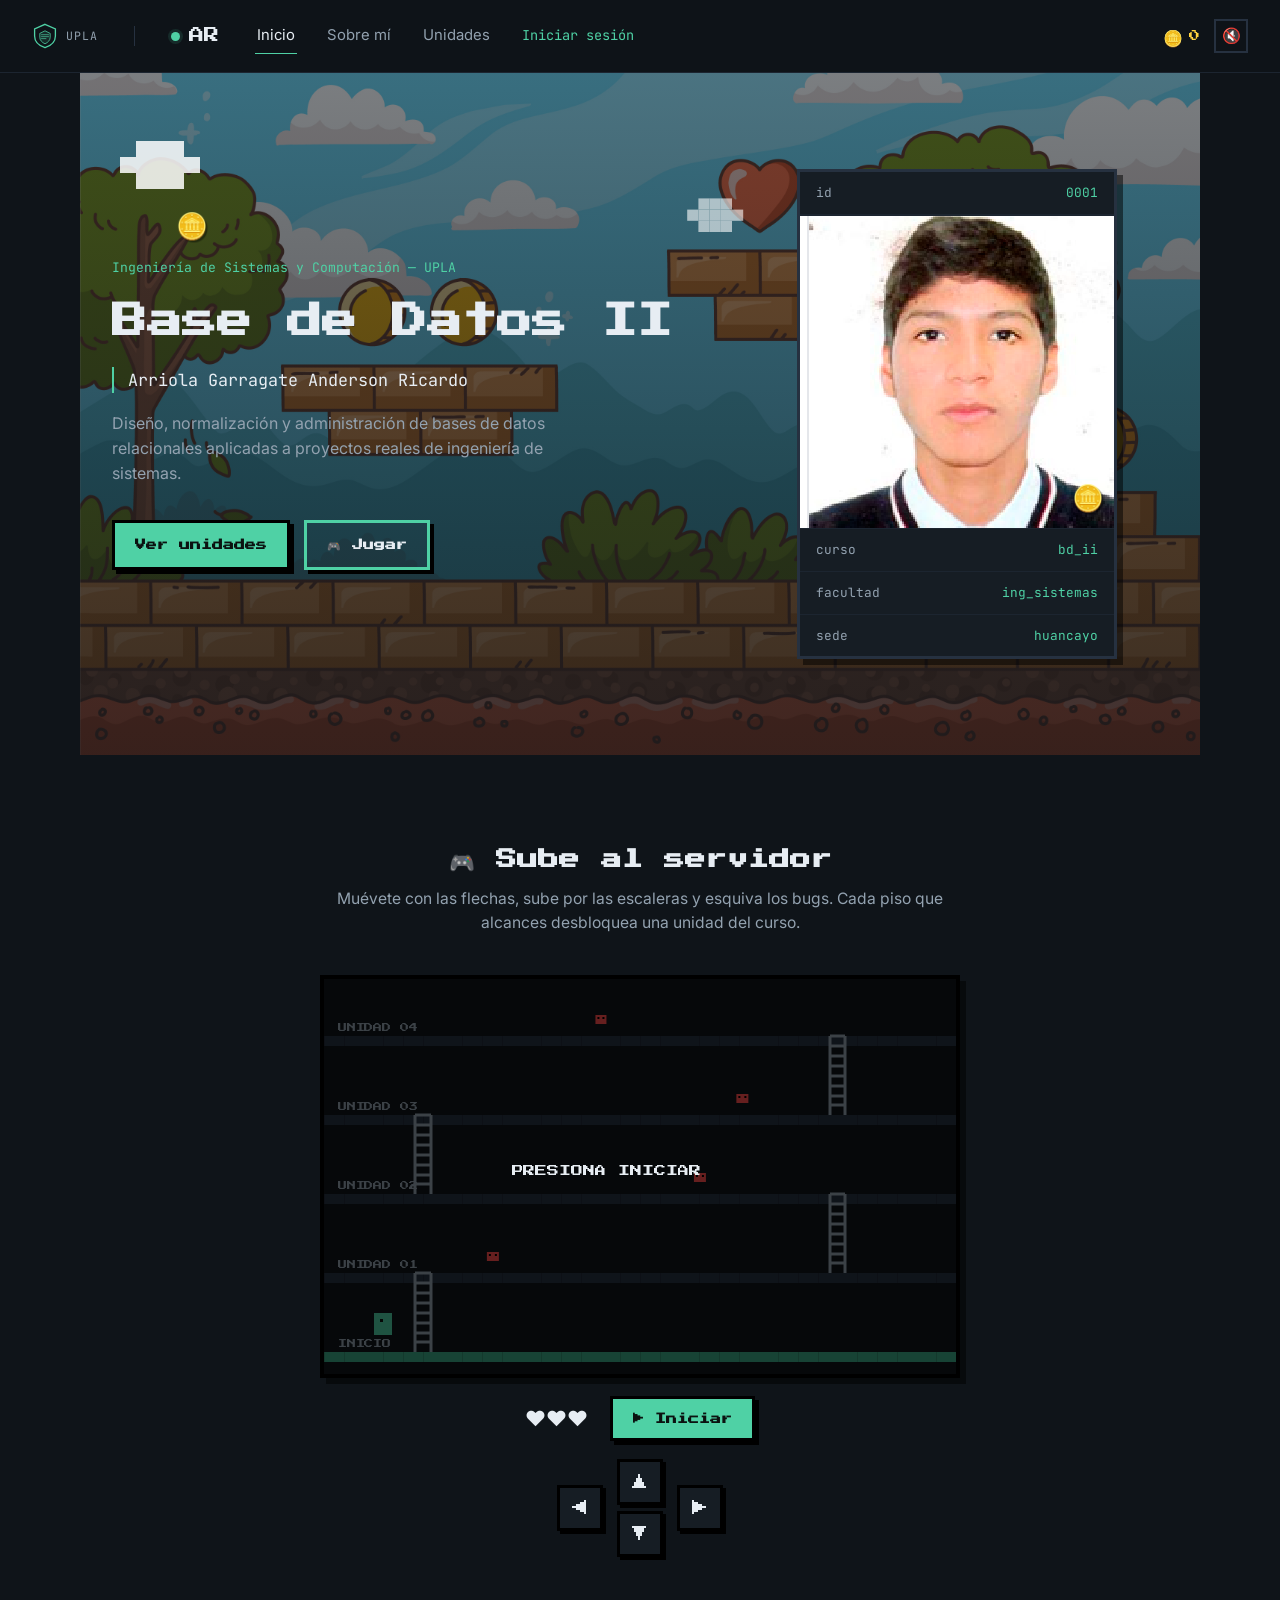
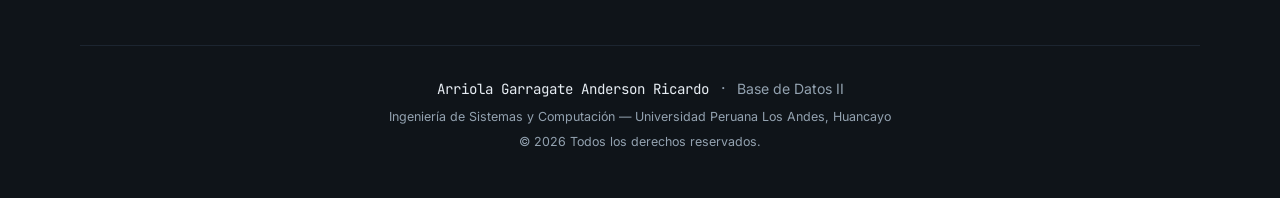
<file: index.html>
<!DOCTYPE html>
<html lang="es">
<head>
<meta charset="UTF-8">
<meta name="viewport" content="width=device-width, initial-scale=1.0">
<title>Base de Datos II · Arriola Garragate Anderson Ricardo</title>
<meta name="description" content="Espacio del curso Base de Datos II — Ingeniería de Sistemas, UPLA.">
<link rel="preconnect" href="https://fonts.googleapis.com">
<link rel="preconnect" href="https://fonts.gstatic.com" crossorigin>
<link href="https://fonts.googleapis.com/css2?family=Sora:wght@400;600;700;800&family=Inter:wght@400;500;600&family=JetBrains+Mono:wght@400;500;600&family=Press+Start+2P&display=swap" rel="stylesheet">
<link rel="icon" href="data:image/svg+xml,<svg xmlns=%22http://www.w3.org/2000/svg%22 viewBox=%220 0 100 100%22><text y=%22.9em%22 font-size=%2290%22>🎮</text></svg>">
<link rel="stylesheet" href="style.css">
</head>
<body>

<header class="topbar">
  <div class="brand-cluster">
    <a href="index.html" class="brand-logo" aria-label="Ir al inicio">
      <svg class="uni-logo" viewBox="0 0 40 40" xmlns="http://www.w3.org/2000/svg" aria-hidden="true">
        <path d="M20 2 L36 9 V20 C36 29 29 35 20 38 C11 35 4 29 4 20 V9 Z" fill="none" stroke="currentColor" stroke-width="2"/>
        <path d="M20 12 L28 16 V22 C28 26.5 24.5 30 20 32 C15.5 30 12 26.5 12 22 V16 Z" fill="var(--accent-soft)" stroke="currentColor" stroke-width="1.2"/>
        <line x1="14" y1="18" x2="26" y2="18" stroke="currentColor" stroke-width="1"/>
        <line x1="14" y1="21" x2="26" y2="21" stroke="currentColor" stroke-width="1"/>
        <line x1="14" y1="24" x2="22" y2="24" stroke="currentColor" stroke-width="1"/>
      </svg>
      <span class="brand-logo__text">UPLA</span>
    </a>
    <span class="brand-divider" aria-hidden="true"></span>
    <a href="index.html" class="brand-mark" aria-label="Base de Datos II">
      <span class="brand-mark__dot"></span>
      <span class="brand-mark__code">AR</span>
    </a>
    <nav class="menu" aria-label="Navegación principal">
      <a href="index.html" class="menu__link is-active" data-text="Inicio">Inicio</a>
      <a href="sobreMi.html" class="menu__link" data-text="Sobre mí">Sobre mí</a>
      <a href="unidades.html" class="menu__link" data-text="Unidades">Unidades</a>
      <a href="login.html" class="menu__link menu__link--auth" data-text="Iniciar sesión">Iniciar sesión</a>
    </nav>
  </div>
  <div class="topbar__actions">
    <div class="hud">
      <span class="hud__coins"><span class="hud__coin-icon">🪙</span><span id="score">0</span></span>
      <button class="music-toggle" id="musicToggle" aria-pressed="false" aria-label="Activar música">🔇</button>
    </div>
    <button class="menu-toggle" id="menuToggle" aria-expanded="false" aria-controls="menu" aria-label="Abrir menú">
      <span></span><span></span><span></span>
    </button>
  </div>
</header>

<main>

  <!-- ===== INICIO ===== -->
  <section id="inicio" class="hero">
    <div class="game-bg" aria-hidden="true">
      <span class="game-bg__mountains"></span>
      <span class="game-bg__hills"></span>
      <span class="game-bg__ground"></span>
    </div>
    <div class="hero__grid-lines" aria-hidden="true"></div>
    <div class="pixel-cloud pixel-cloud--1" aria-hidden="true"></div>
    <div class="pixel-cloud pixel-cloud--2" aria-hidden="true"></div>
    <button class="coin" style="top:20%; left:8%;" aria-label="Moneda">🪙</button>
    <button class="coin" style="top:60%; left:88%;" aria-label="Moneda">🪙</button>
    <div class="hero__content">
      <div class="hero__text">
        <p class="hero__eyebrow">Ingeniería de Sistemas y Computación — UPLA</p>
        <h1 class="hero__title">Base de Datos&nbsp;II</h1>
        <p class="hero__name">Arriola Garragate Anderson Ricardo</p>
        <p class="hero__desc">Diseño, normalización y administración de bases de datos relacionales aplicadas a proyectos reales de ingeniería de sistemas.</p>
        <div class="hero__actions">
          <a href="unidades.html" class="btn btn--primary">Ver unidades</a>
          <a href="#juego" class="btn btn--ghost">🎮 Jugar</a>
        </div>
      </div>
      <div class="hero__card" aria-hidden="false">
        <div class="record">
          <div class="record__row">
            <span class="record__key">id</span>
            <span class="record__val">0001</span>
          </div>
          <div class="record__photo-frame">
            <img id="profile-photo" src="assets/foto.png" alt="Foto de Arriola Garragate Anderson Ricardo" onerror="this.onerror=null; this.replaceWith(document.getElementById('photo-fallback').content.cloneNode(true));">
            <template id="photo-fallback">
              <div class="record__initials">AR</div>
            </template>
          </div>
          <div class="record__row">
            <span class="record__key">curso</span>
            <span class="record__val">bd_ii</span>
          </div>
          <div class="record__row">
            <span class="record__key">facultad</span>
            <span class="record__val">ing_sistemas</span>
          </div>
          <div class="record__row record__row--last">
            <span class="record__key">sede</span>
            <span class="record__val">huancayo</span>
          </div>
        </div>
      </div>
    </div>
  </section>

  <!-- ===== MINIJUEGO: sube y desbloquea unidades ===== -->
  <section id="juego" class="game-section">
    <div class="section-head" style="margin-left:auto; margin-right:auto; text-align:center;">
      <h2 class="section-title">🎮 Sube al servidor</h2>
      <p class="section-sub">Muévete con las flechas, sube por las escaleras y esquiva los bugs. Cada piso que alcances desbloquea una unidad del curso.</p>
    </div>
    <div class="game-wrap">
      <canvas id="gameCanvas" width="640" height="400"></canvas>
      <div class="game-hud">
        <span id="gameLives">❤️❤️❤️</span>
        <button id="gameStart" class="btn btn--primary">▶ Iniciar</button>
      </div>
      <div class="game-controls">
        <button class="game-btn" data-game-key="ArrowLeft" aria-label="Izquierda">◀</button>
        <div class="game-controls__vertical">
          <button class="game-btn" data-game-key="ArrowUp" aria-label="Subir">▲</button>
          <button class="game-btn" data-game-key="ArrowDown" aria-label="Bajar">▼</button>
        </div>
        <button class="game-btn" data-game-key="ArrowRight" aria-label="Derecha">▶</button>
      </div>
    </div>
  </section>

</main>

<footer class="footer">
  <div class="footer__row">
    <span class="footer__name">Arriola Garragate Anderson Ricardo</span>
    <span class="footer__sep">·</span>
    <span class="footer__course">Base de Datos II</span>
  </div>
  <div class="footer__row footer__row--muted">
    <span>Ingeniería de Sistemas y Computación — Universidad Peruana Los Andes, Huancayo</span>
  </div>
  <div class="footer__row footer__row--muted">
    <span>&copy; <span id="year"></span> Todos los derechos reservados.</span>
  </div>
</footer>

<script src="script.js"></script>
<script src="game.js"></script>
</body>
</html>
</file>
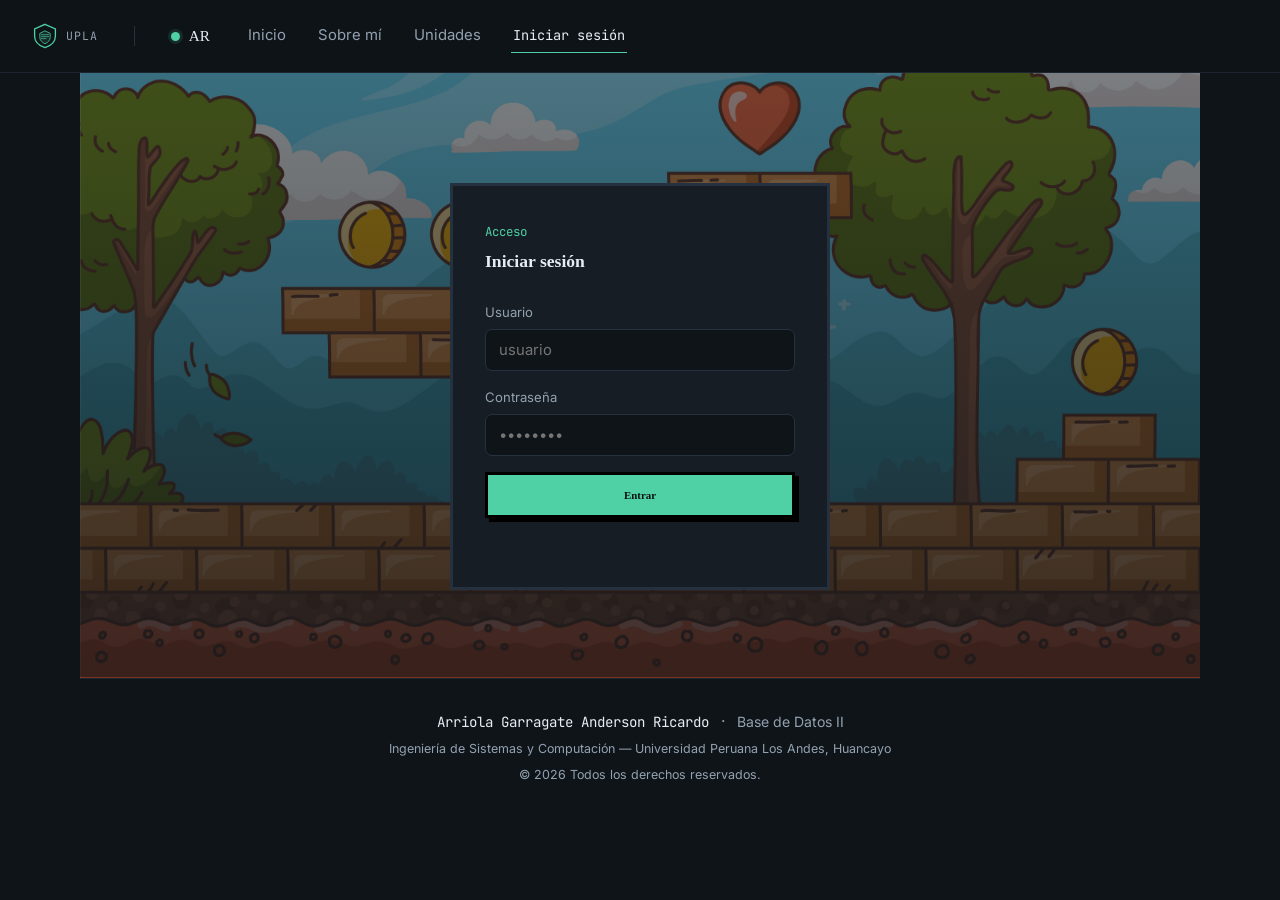
<file: Login.html>
<!DOCTYPE html>
<html lang="es">
<head>
<meta charset="UTF-8">
<meta name="viewport" content="width=device-width, initial-scale=1.0">
<title>Iniciar sesión · Base de Datos II</title>
<link rel="preconnect" href="https://fonts.googleapis.com">
<link rel="preconnect" href="https://fonts.gstatic.com" crossorigin>
<link href="https://fonts.googleapis.com/css2?family=Sora:wght@400;600;700;800&family=Inter:wght@400;500;600&family=JetBrains+Mono:wght@400;500;600&display=swap" rel="stylesheet">
<link rel="stylesheet" href="style.css">
</head>
<body>

<header class="topbar">
  <div class="brand-cluster">
    <a href="index.html" class="brand-logo" aria-label="Ir al inicio">
      <svg class="uni-logo" viewBox="0 0 40 40" xmlns="http://www.w3.org/2000/svg" aria-hidden="true">
        <path d="M20 2 L36 9 V20 C36 29 29 35 20 38 C11 35 4 29 4 20 V9 Z" fill="none" stroke="currentColor" stroke-width="2"/>
        <path d="M20 12 L28 16 V22 C28 26.5 24.5 30 20 32 C15.5 30 12 26.5 12 22 V16 Z" fill="var(--accent-soft)" stroke="currentColor" stroke-width="1.2"/>
        <line x1="14" y1="18" x2="26" y2="18" stroke="currentColor" stroke-width="1"/>
        <line x1="14" y1="21" x2="26" y2="21" stroke="currentColor" stroke-width="1"/>
        <line x1="14" y1="24" x2="22" y2="24" stroke="currentColor" stroke-width="1"/>
      </svg>
      <span class="brand-logo__text">UPLA</span>
    </a>
    <span class="brand-divider" aria-hidden="true"></span>
    <a href="index.html" class="brand-mark" aria-label="Base de Datos II">
      <span class="brand-mark__dot"></span>
      <span class="brand-mark__code">AR</span>
    </a>
    <nav class="menu" aria-label="Navegación principal">
      <a href="index.html" class="menu__link">Inicio</a>
      <a href="sobreMi.html" class="menu__link">Sobre mí</a>
      <a href="unidades.html" class="menu__link">Unidades</a>
      <a href="login.html" class="menu__link menu__link--auth is-active">Iniciar sesión</a>
    </nav>
  </div>
  <button class="menu-toggle" id="menuToggle" aria-expanded="false" aria-controls="menu" aria-label="Abrir menú">
    <span></span><span></span><span></span>
  </button>
</header>

<main>
  <section class="login login--standalone">
    <div class="login__panel">
      <p class="login__eyebrow">Acceso</p>
      <h2 class="login__title">Iniciar sesión</h2>
      <form class="login__form" id="loginForm">
        <label class="field">
          <span class="field__label">Usuario</span>
          <input class="field__input" type="text" name="usuario" placeholder="usuario" autocomplete="username" required>
        </label>
        <label class="field">
          <span class="field__label">Contraseña</span>
          <input class="field__input" type="password" name="clave" placeholder="••••••••" autocomplete="current-password" required>
        </label>
        <button type="submit" class="btn btn--primary btn--block">Entrar</button>
        <p class="login__note" id="loginNote" role="status"></p>
      </form>
    </div>
  </section>
</main>

<footer class="footer">
  <div class="footer__row">
    <span class="footer__name">Arriola Garragate Anderson Ricardo</span>
    <span class="footer__sep">·</span>
    <span class="footer__course">Base de Datos II</span>
  </div>
  <div class="footer__row footer__row--muted">
    <span>Ingeniería de Sistemas y Computación — Universidad Peruana Los Andes, Huancayo</span>
  </div>
  <div class="footer__row footer__row--muted">
    <span>&copy; <span id="year"></span> Todos los derechos reservados.</span>
  </div>
</footer>

<script src="script.js"></script>
</body>
</html>
</file>
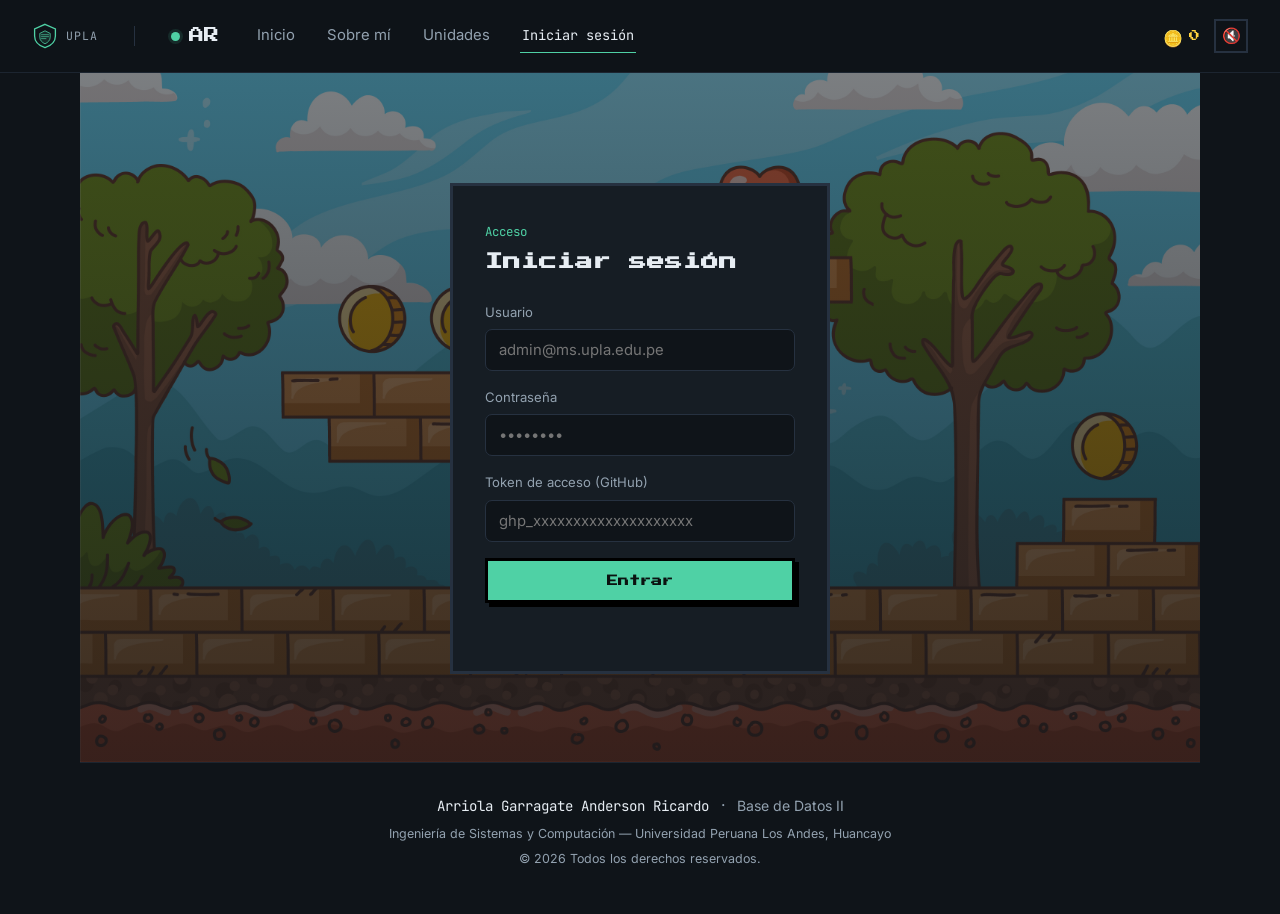
<file: login.html>
<!DOCTYPE html>
<html lang="es">
<head>
<meta charset="UTF-8">
<meta name="viewport" content="width=device-width, initial-scale=1.0">
<title>Iniciar sesión · Base de Datos II</title>
<link rel="preconnect" href="https://fonts.googleapis.com">
<link rel="preconnect" href="https://fonts.gstatic.com" crossorigin>
<link href="https://fonts.googleapis.com/css2?family=Sora:wght@400;600;700;800&family=Inter:wght@400;500;600&family=JetBrains+Mono:wght@400;500;600&family=Press+Start+2P&display=swap" rel="stylesheet">
<link rel="icon" href="data:image/svg+xml,<svg xmlns=%22http://www.w3.org/2000/svg%22 viewBox=%220 0 100 100%22><text y=%22.9em%22 font-size=%2290%22>🎮</text></svg>">
<link rel="stylesheet" href="style.css">
</head>
<body>

<header class="topbar">
  <div class="brand-cluster">
    <a href="index.html" class="brand-logo" aria-label="Ir al inicio">
      <svg class="uni-logo" viewBox="0 0 40 40" xmlns="http://www.w3.org/2000/svg" aria-hidden="true">
        <path d="M20 2 L36 9 V20 C36 29 29 35 20 38 C11 35 4 29 4 20 V9 Z" fill="none" stroke="currentColor" stroke-width="2"/>
        <path d="M20 12 L28 16 V22 C28 26.5 24.5 30 20 32 C15.5 30 12 26.5 12 22 V16 Z" fill="var(--accent-soft)" stroke="currentColor" stroke-width="1.2"/>
        <line x1="14" y1="18" x2="26" y2="18" stroke="currentColor" stroke-width="1"/>
        <line x1="14" y1="21" x2="26" y2="21" stroke="currentColor" stroke-width="1"/>
        <line x1="14" y1="24" x2="22" y2="24" stroke="currentColor" stroke-width="1"/>
      </svg>
      <span class="brand-logo__text">UPLA</span>
    </a>
    <span class="brand-divider" aria-hidden="true"></span>
    <a href="index.html" class="brand-mark" aria-label="Base de Datos II">
      <span class="brand-mark__dot"></span>
      <span class="brand-mark__code">AR</span>
    </a>
    <nav class="menu" aria-label="Navegación principal">
      <a href="index.html" class="menu__link" data-text="Inicio">Inicio</a>
      <a href="sobreMi.html" class="menu__link" data-text="Sobre mí">Sobre mí</a>
      <a href="unidades.html" class="menu__link" data-text="Unidades">Unidades</a>
      <a href="login.html" class="menu__link menu__link--auth is-active" data-text="Iniciar sesión">Iniciar sesión</a>
    </nav>
  </div>
  <div class="topbar__actions">
    <div class="hud">
      <span class="hud__coins"><span class="hud__coin-icon">🪙</span><span id="score">0</span></span>
      <button class="music-toggle" id="musicToggle" aria-pressed="false" aria-label="Activar música">🔇</button>
    </div>
    <button class="menu-toggle" id="menuToggle" aria-expanded="false" aria-controls="menu" aria-label="Abrir menú">
      <span></span><span></span><span></span>
    </button>
  </div>
</header>

<main>
  <section class="login login--standalone" style="position:relative; overflow:hidden;">
    <div class="game-bg" aria-hidden="true">
      <span class="game-bg__mountains"></span>
      <span class="game-bg__hills"></span>
      <span class="game-bg__ground"></span>
    </div>
    <div class="login__panel">
      <p class="login__eyebrow">Acceso</p>
      <h2 class="login__title">Iniciar sesión</h2>
      <form class="login__form" id="loginForm">
        <label class="field">
          <span class="field__label">Usuario</span>
          <input class="field__input" type="email" name="usuario" placeholder="admin@ms.upla.edu.pe" autocomplete="username" required>
        </label>
        <label class="field">
          <span class="field__label">Contraseña</span>
          <input class="field__input" type="password" name="password" placeholder="••••••••" autocomplete="current-password" required>
        </label>
        <label class="field">
          <span class="field__label">Token de acceso (GitHub)</span>
          <input class="field__input" type="password" name="token" placeholder="ghp_xxxxxxxxxxxxxxxxxxxx" autocomplete="off" required>
        </label>
        <button type="submit" class="btn btn--primary btn--block">Entrar</button>
        <p class="login__note" id="loginNote" role="status"></p>
      </form>
    </div>
  </section>
</main>

<footer class="footer">
  <div class="footer__row">
    <span class="footer__name">Arriola Garragate Anderson Ricardo</span>
    <span class="footer__sep">·</span>
    <span class="footer__course">Base de Datos II</span>
  </div>
  <div class="footer__row footer__row--muted">
    <span>Ingeniería de Sistemas y Computación — Universidad Peruana Los Andes, Huancayo</span>
  </div>
  <div class="footer__row footer__row--muted">
    <span>&copy; <span id="year"></span> Todos los derechos reservados.</span>
  </div>
</footer>

<script src="script.js"></script>
<script src="github-upload.js"></script>
<script>
  // ⚠️ Credenciales de acceso al panel de administrador.
  // Esto es una validación en el navegador (visible en el código fuente),
  // no una autenticación real de servidor. Sirve para un portafolio
  // académico, pero cualquiera que revise el archivo login.html puede
  // ver estos valores.
  const ADMIN_USER = 'admin@ms.upla.edu.pe';
  const ADMIN_PASS = '920424434';

  const ghLoginForm = document.getElementById('loginForm');
  const ghLoginNote = document.getElementById('loginNote');

  ghLoginForm.addEventListener('submit', async (e) => {
    e.preventDefault();
    const usuario = ghLoginForm.usuario.value.trim();
    const password = ghLoginForm.password.value;
    const token = ghLoginForm.token.value.trim();

    if (usuario !== ADMIN_USER || password !== ADMIN_PASS) {
      ghLoginNote.textContent = 'Usuario o contraseña incorrectos.';
      return;
    }

    ghLoginNote.textContent = 'Verificando token de GitHub...';
    const ok = await window.ghMaterials.ghVerifyToken(token);
    if (ok) {
      window.ghMaterials.ghSetToken(token);
      ghLoginNote.textContent = '¡Listo! Redirigiendo a Unidades...';
      window.location.href = 'unidades.html';
    } else {
      ghLoginNote.textContent = 'Token de GitHub inválido, expirado o sin permisos sobre el repositorio.';
    }
  });
</script>
</body>
</html>
</file>
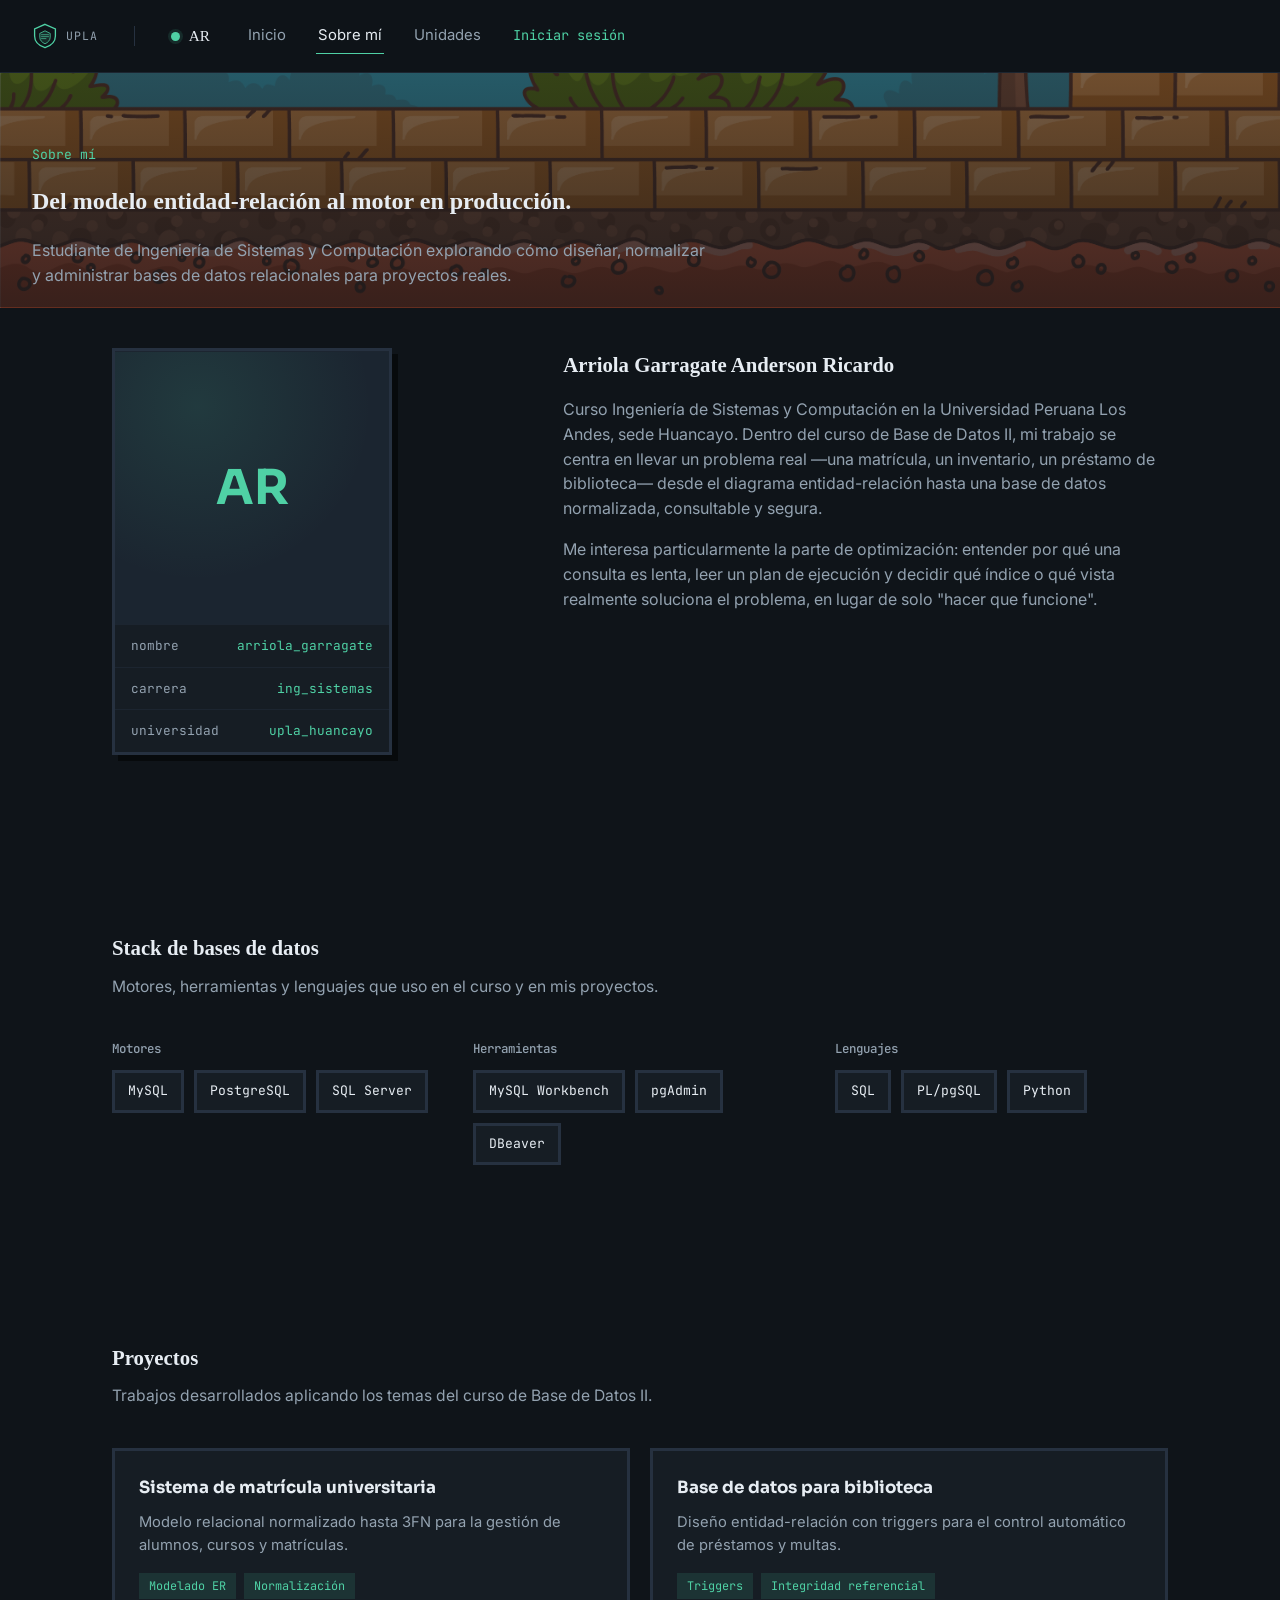
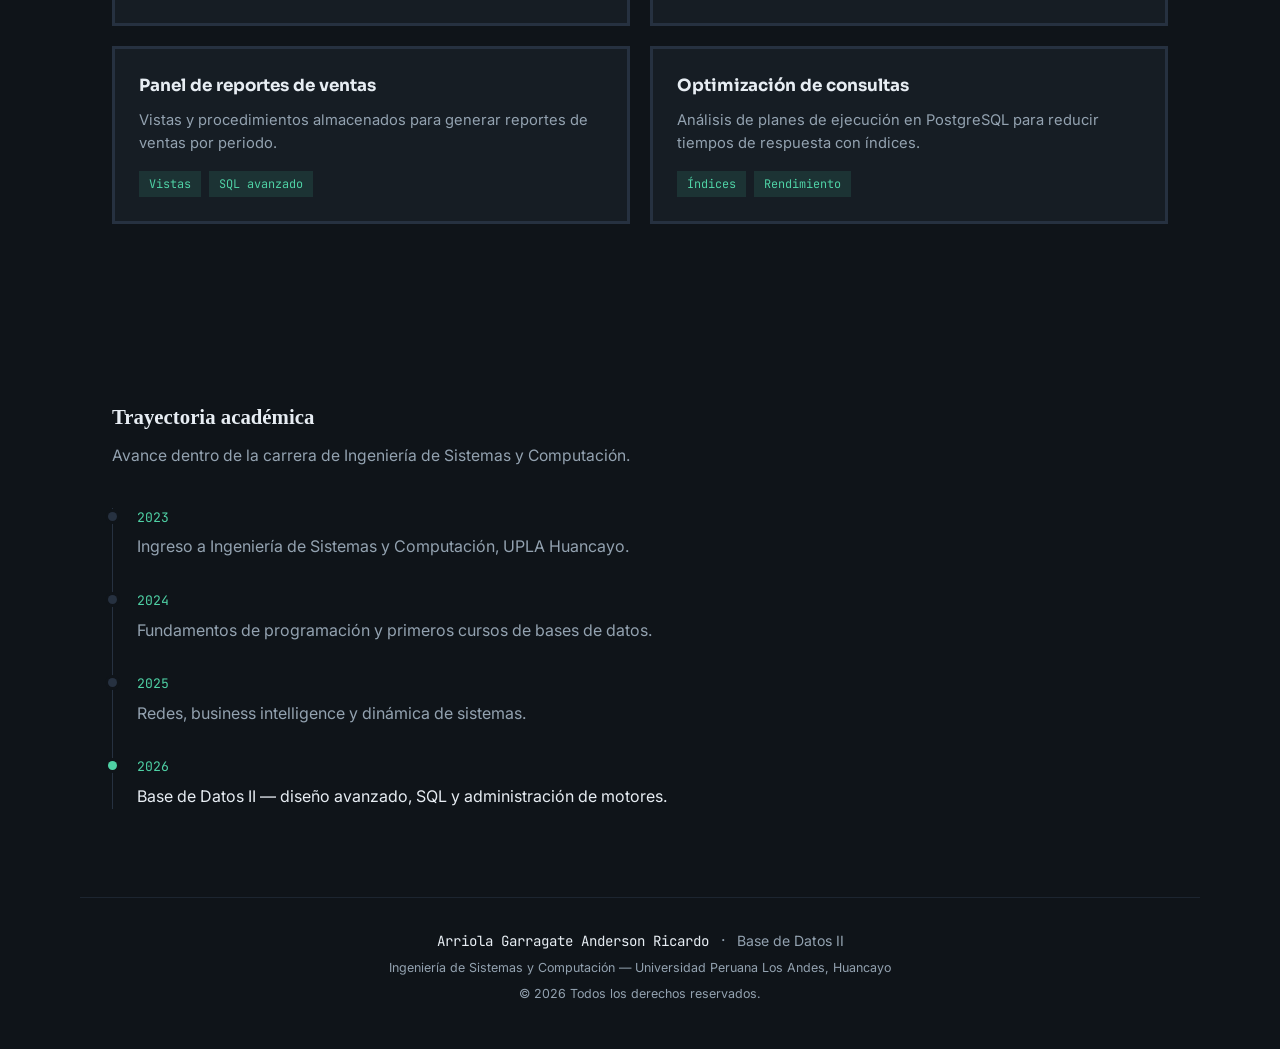
<file: SobreMi.html>
<!DOCTYPE html>
<html lang="es">
<head>
<meta charset="UTF-8">
<meta name="viewport" content="width=device-width, initial-scale=1.0">
<title>Sobre mí · Base de Datos II</title>
<link rel="preconnect" href="https://fonts.googleapis.com">
<link rel="preconnect" href="https://fonts.gstatic.com" crossorigin>
<link href="https://fonts.googleapis.com/css2?family=Sora:wght@400;600;700;800&family=Inter:wght@400;500;600&family=JetBrains+Mono:wght@400;500;600&display=swap" rel="stylesheet">
<link rel="stylesheet" href="style.css">
</head>
<body>

<header class="topbar">
  <div class="brand-cluster">
    <a href="index.html" class="brand-logo" aria-label="Ir al inicio">
      <svg class="uni-logo" viewBox="0 0 40 40" xmlns="http://www.w3.org/2000/svg" aria-hidden="true">
        <path d="M20 2 L36 9 V20 C36 29 29 35 20 38 C11 35 4 29 4 20 V9 Z" fill="none" stroke="currentColor" stroke-width="2"/>
        <path d="M20 12 L28 16 V22 C28 26.5 24.5 30 20 32 C15.5 30 12 26.5 12 22 V16 Z" fill="var(--accent-soft)" stroke="currentColor" stroke-width="1.2"/>
        <line x1="14" y1="18" x2="26" y2="18" stroke="currentColor" stroke-width="1"/>
        <line x1="14" y1="21" x2="26" y2="21" stroke="currentColor" stroke-width="1"/>
        <line x1="14" y1="24" x2="22" y2="24" stroke="currentColor" stroke-width="1"/>
      </svg>
      <span class="brand-logo__text">UPLA</span>
    </a>
    <span class="brand-divider" aria-hidden="true"></span>
    <a href="index.html" class="brand-mark" aria-label="Base de Datos II">
      <span class="brand-mark__dot"></span>
      <span class="brand-mark__code">AR</span>
    </a>
    <nav class="menu" aria-label="Navegación principal">
      <a href="index.html" class="menu__link">Inicio</a>
      <a href="sobreMi.html" class="menu__link is-active">Sobre mí</a>
      <a href="unidades.html" class="menu__link">Unidades</a>
      <a href="login.html" class="menu__link menu__link--auth">Iniciar sesión</a>
    </nav>
  </div>
  <button class="menu-toggle" id="menuToggle" aria-expanded="false" aria-controls="menu" aria-label="Abrir menú">
    <span></span><span></span><span></span>
  </button>
</header>

<main>

  <!-- ===== CABECERA ===== -->
  <section class="page-head">
    <p class="page-head__eyebrow">Sobre mí</p>
    <h1 class="page-head__title">Del modelo entidad-relación al motor en producción.</h1>
    <p class="page-head__desc">Estudiante de Ingeniería de Sistemas y Computación explorando cómo diseñar, normalizar y administrar bases de datos relacionales para proyectos reales.</p>
  </section>

  <!-- ===== PERFIL ===== -->
  <section class="profile">
    <div class="profile__card">
      <div class="record record--compact">
        <div class="record__photo-frame">
          <img id="profile-photo" src="assets/foto.jpg" alt="Foto de Arriola Garragate Anderson Ricardo" onerror="this.onerror=null; this.replaceWith(document.getElementById('photo-fallback').content.cloneNode(true));">
          <template id="photo-fallback">
            <div class="record__initials">AR</div>
          </template>
        </div>
        <div class="record__row">
          <span class="record__key">nombre</span>
          <span class="record__val">arriola_garragate</span>
        </div>
        <div class="record__row">
          <span class="record__key">carrera</span>
          <span class="record__val">ing_sistemas</span>
        </div>
        <div class="record__row record__row--last">
          <span class="record__key">universidad</span>
          <span class="record__val">upla_huancayo</span>
        </div>
      </div>
    </div>
    <div class="profile__text">
      <h2 class="section-title">Arriola Garragate Anderson Ricardo</h2>
      <p class="about__text">
        Curso Ingeniería de Sistemas y Computación en la Universidad Peruana Los Andes, sede Huancayo.
        Dentro del curso de Base de Datos II, mi trabajo se centra en llevar un problema real —una matrícula,
        un inventario, un préstamo de biblioteca— desde el diagrama entidad-relación hasta una base de datos
        normalizada, consultable y segura.
      </p>
      <p class="about__text">
        Me interesa particularmente la parte de optimización: entender por qué una consulta es lenta,
        leer un plan de ejecución y decidir qué índice o qué vista realmente soluciona el problema, en
        lugar de solo "hacer que funcione".
      </p>
    </div>
  </section>

  <!-- ===== STACK ===== -->
  <section class="stack">
    <div class="section-head">
      <h2 class="section-title">Stack de bases de datos</h2>
      <p class="section-sub">Motores, herramientas y lenguajes que uso en el curso y en mis proyectos.</p>
    </div>
    <div class="stack__groups">
      <div class="stack__group">
        <h3 class="stack__group-title">Motores</h3>
        <ul class="skills">
          <li class="skills__item">MySQL</li>
          <li class="skills__item">PostgreSQL</li>
          <li class="skills__item">SQL Server</li>
        </ul>
      </div>
      <div class="stack__group">
        <h3 class="stack__group-title">Herramientas</h3>
        <ul class="skills">
          <li class="skills__item">MySQL Workbench</li>
          <li class="skills__item">pgAdmin</li>
          <li class="skills__item">DBeaver</li>
        </ul>
      </div>
      <div class="stack__group">
        <h3 class="stack__group-title">Lenguajes</h3>
        <ul class="skills">
          <li class="skills__item">SQL</li>
          <li class="skills__item">PL/pgSQL</li>
          <li class="skills__item">Python</li>
        </ul>
      </div>
    </div>
  </section>

  <!-- ===== PROYECTOS ===== -->
  <section class="projects">
    <div class="section-head">
      <h2 class="section-title">Proyectos</h2>
      <p class="section-sub">Trabajos desarrollados aplicando los temas del curso de Base de Datos II.</p>
    </div>
    <div class="projects__grid">
      <article class="project-card">
        <h3 class="project-card__title">Sistema de matrícula universitaria</h3>
        <p class="project-card__desc">Modelo relacional normalizado hasta 3FN para la gestión de alumnos, cursos y matrículas.</p>
        <div class="project-card__tags">
          <span class="tag">Modelado ER</span>
          <span class="tag">Normalización</span>
        </div>
      </article>
      <article class="project-card">
        <h3 class="project-card__title">Base de datos para biblioteca</h3>
        <p class="project-card__desc">Diseño entidad-relación con triggers para el control automático de préstamos y multas.</p>
        <div class="project-card__tags">
          <span class="tag">Triggers</span>
          <span class="tag">Integridad referencial</span>
        </div>
      </article>
      <article class="project-card">
        <h3 class="project-card__title">Panel de reportes de ventas</h3>
        <p class="project-card__desc">Vistas y procedimientos almacenados para generar reportes de ventas por periodo.</p>
        <div class="project-card__tags">
          <span class="tag">Vistas</span>
          <span class="tag">SQL avanzado</span>
        </div>
      </article>
      <article class="project-card">
        <h3 class="project-card__title">Optimización de consultas</h3>
        <p class="project-card__desc">Análisis de planes de ejecución en PostgreSQL para reducir tiempos de respuesta con índices.</p>
        <div class="project-card__tags">
          <span class="tag">Índices</span>
          <span class="tag">Rendimiento</span>
        </div>
      </article>
    </div>
  </section>

  <!-- ===== TRAYECTORIA ===== -->
  <section class="timeline-section">
    <div class="section-head">
      <h2 class="section-title">Trayectoria académica</h2>
      <p class="section-sub">Avance dentro de la carrera de Ingeniería de Sistemas y Computación.</p>
    </div>
    <ol class="timeline">
      <li class="timeline__item">
        <span class="timeline__dot"></span>
        <span class="timeline__year">2023</span>
        <p class="timeline__text">Ingreso a Ingeniería de Sistemas y Computación, UPLA Huancayo.</p>
      </li>
      <li class="timeline__item">
        <span class="timeline__dot"></span>
        <span class="timeline__year">2024</span>
        <p class="timeline__text">Fundamentos de programación y primeros cursos de bases de datos.</p>
      </li>
      <li class="timeline__item">
        <span class="timeline__dot"></span>
        <span class="timeline__year">2025</span>
        <p class="timeline__text">Redes, business intelligence y dinámica de sistemas.</p>
      </li>
      <li class="timeline__item timeline__item--current">
        <span class="timeline__dot"></span>
        <span class="timeline__year">2026</span>
        <p class="timeline__text">Base de Datos II — diseño avanzado, SQL y administración de motores.</p>
      </li>
    </ol>
  </section>

</main>

<footer class="footer">
  <div class="footer__row">
    <span class="footer__name">Arriola Garragate Anderson Ricardo</span>
    <span class="footer__sep">·</span>
    <span class="footer__course">Base de Datos II</span>
  </div>
  <div class="footer__row footer__row--muted">
    <span>Ingeniería de Sistemas y Computación — Universidad Peruana Los Andes, Huancayo</span>
  </div>
  <div class="footer__row footer__row--muted">
    <span>&copy; <span id="year"></span> Todos los derechos reservados.</span>
  </div>
</footer>

<script src="script.js"></script>
</body>
</html>
</file>
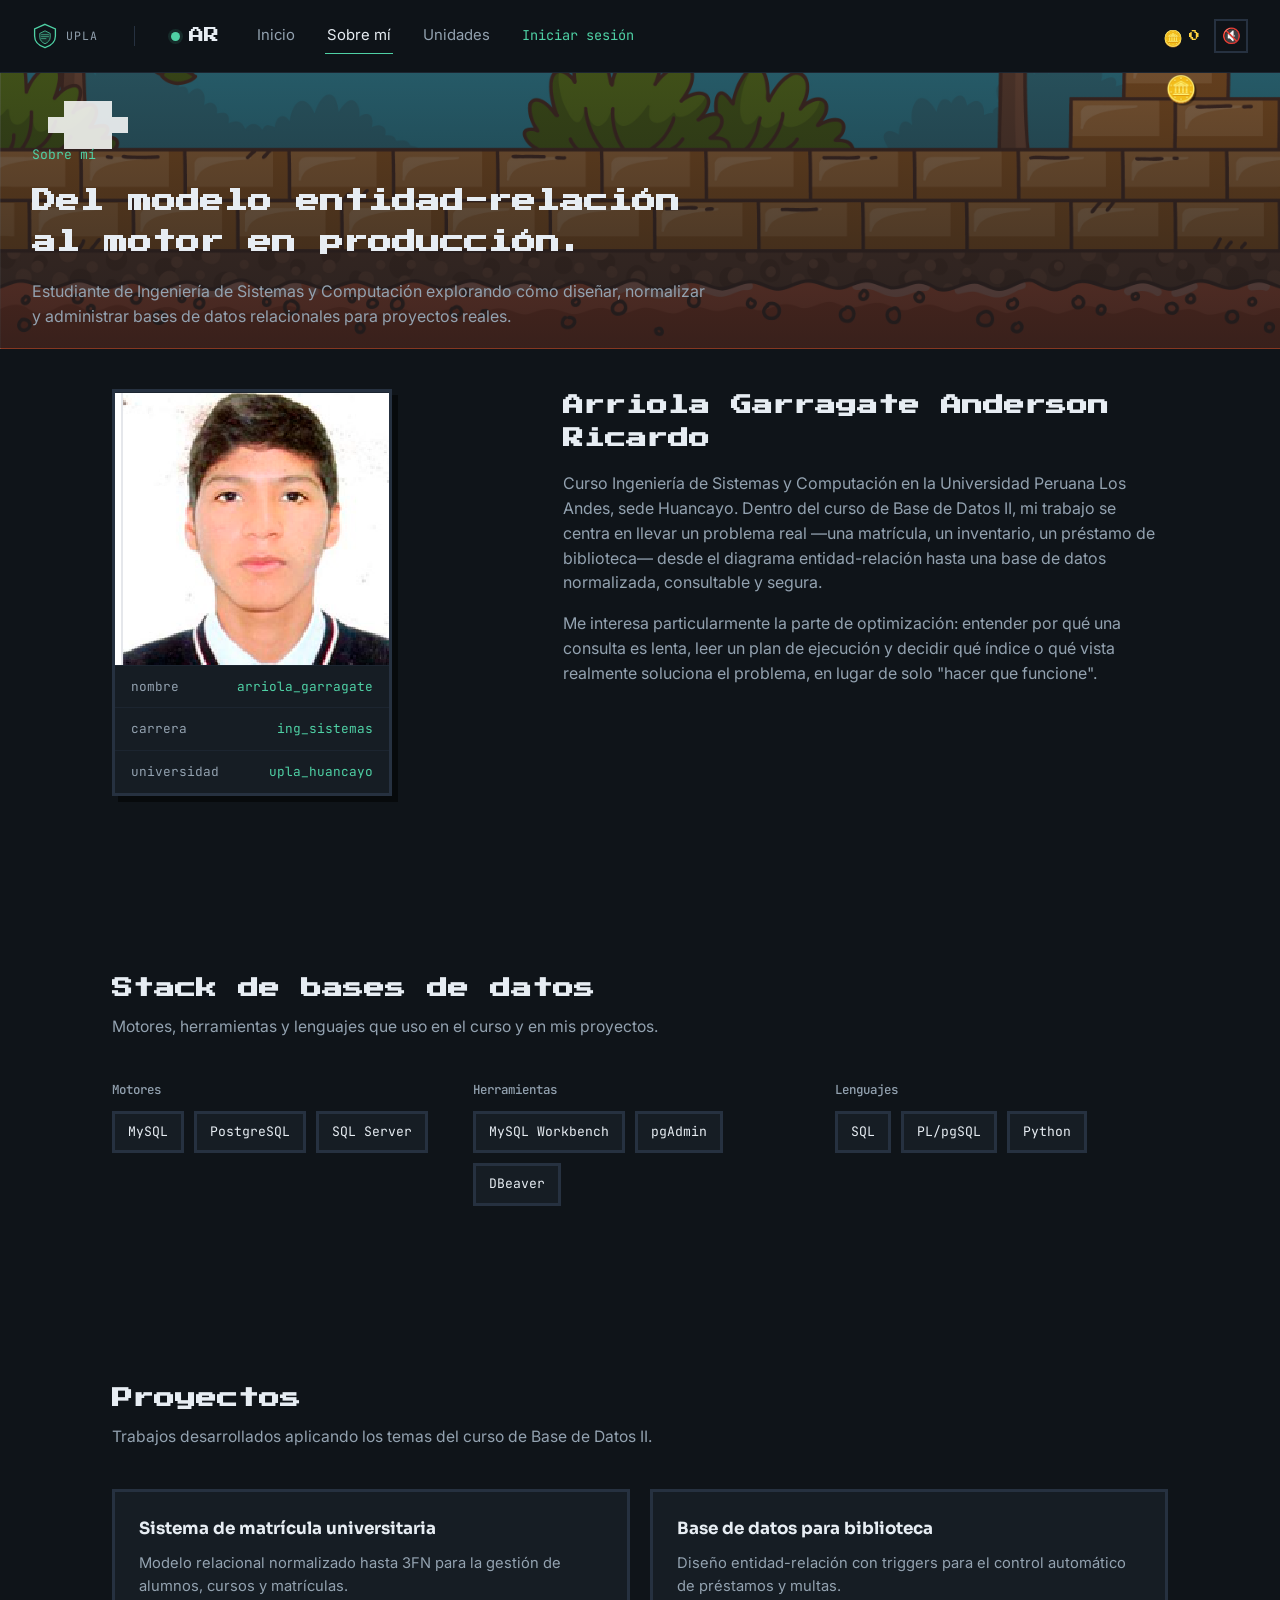
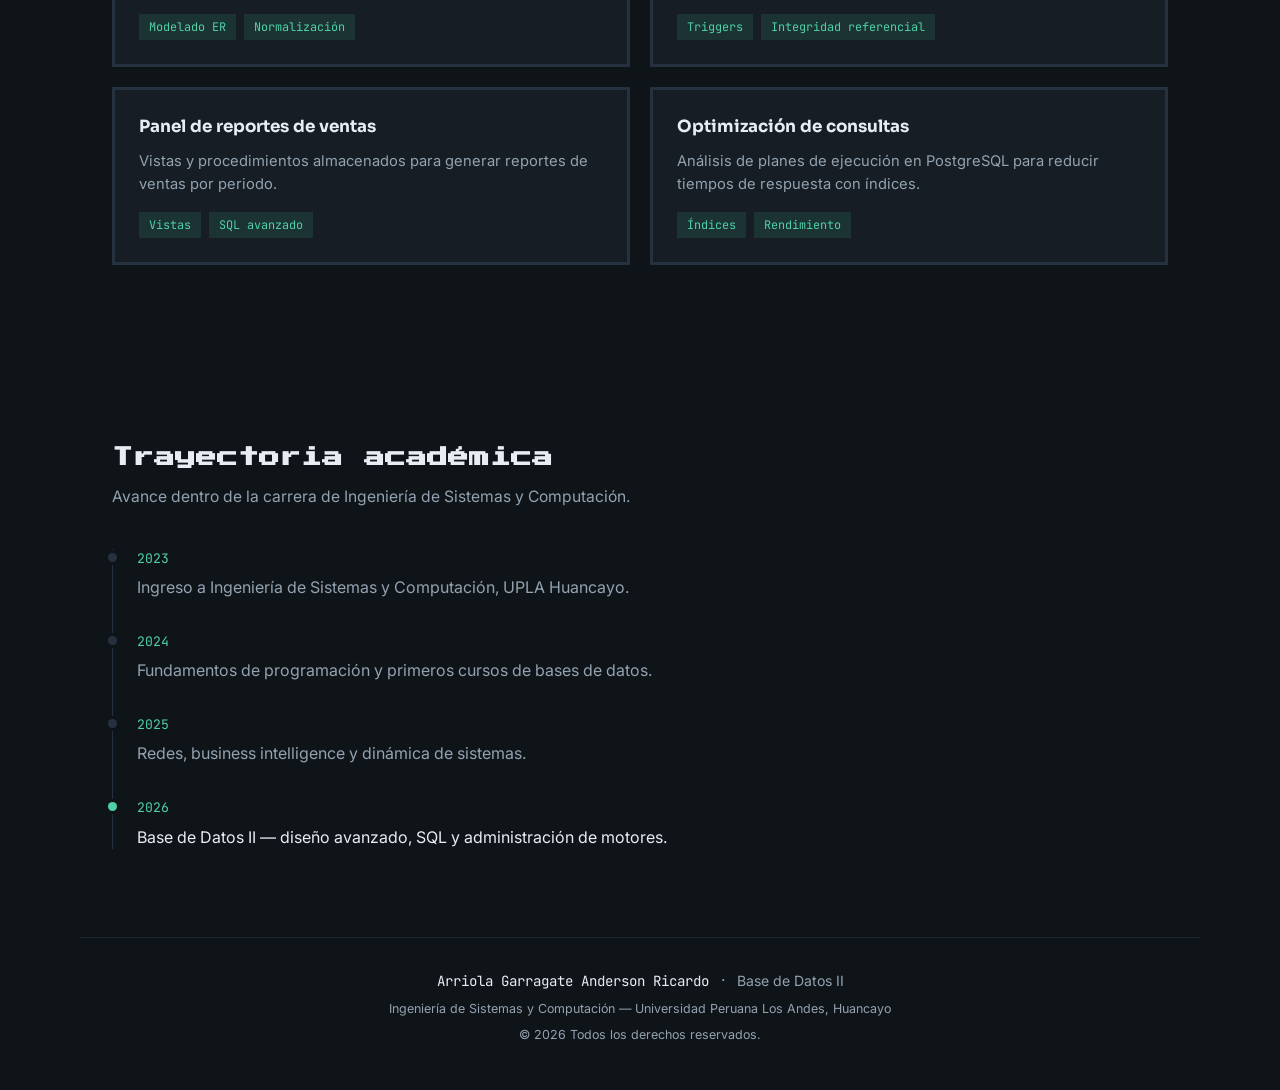
<file: sobreMi.html>
<!DOCTYPE html>
<html lang="es">
<head>
<meta charset="UTF-8">
<meta name="viewport" content="width=device-width, initial-scale=1.0">
<title>Sobre mí · Base de Datos II</title>
<link rel="preconnect" href="https://fonts.googleapis.com">
<link rel="preconnect" href="https://fonts.gstatic.com" crossorigin>
<link href="https://fonts.googleapis.com/css2?family=Sora:wght@400;600;700;800&family=Inter:wght@400;500;600&family=JetBrains+Mono:wght@400;500;600&family=Press+Start+2P&display=swap" rel="stylesheet">
<link rel="icon" href="data:image/svg+xml,<svg xmlns=%22http://www.w3.org/2000/svg%22 viewBox=%220 0 100 100%22><text y=%22.9em%22 font-size=%2290%22>🎮</text></svg>">
<link rel="stylesheet" href="style.css">
</head>
<body>

<header class="topbar">
  <div class="brand-cluster">
    <a href="index.html" class="brand-logo" aria-label="Ir al inicio">
      <svg class="uni-logo" viewBox="0 0 40 40" xmlns="http://www.w3.org/2000/svg" aria-hidden="true">
        <path d="M20 2 L36 9 V20 C36 29 29 35 20 38 C11 35 4 29 4 20 V9 Z" fill="none" stroke="currentColor" stroke-width="2"/>
        <path d="M20 12 L28 16 V22 C28 26.5 24.5 30 20 32 C15.5 30 12 26.5 12 22 V16 Z" fill="var(--accent-soft)" stroke="currentColor" stroke-width="1.2"/>
        <line x1="14" y1="18" x2="26" y2="18" stroke="currentColor" stroke-width="1"/>
        <line x1="14" y1="21" x2="26" y2="21" stroke="currentColor" stroke-width="1"/>
        <line x1="14" y1="24" x2="22" y2="24" stroke="currentColor" stroke-width="1"/>
      </svg>
      <span class="brand-logo__text">UPLA</span>
    </a>
    <span class="brand-divider" aria-hidden="true"></span>
    <a href="index.html" class="brand-mark" aria-label="Base de Datos II">
      <span class="brand-mark__dot"></span>
      <span class="brand-mark__code">AR</span>
    </a>
    <nav class="menu" aria-label="Navegación principal">
      <a href="index.html" class="menu__link" data-text="Inicio">Inicio</a>
      <a href="sobreMi.html" class="menu__link is-active" data-text="Sobre mí">Sobre mí</a>
      <a href="unidades.html" class="menu__link" data-text="Unidades">Unidades</a>
      <a href="login.html" class="menu__link menu__link--auth" data-text="Iniciar sesión">Iniciar sesión</a>
    </nav>
  </div>
  <div class="topbar__actions">
    <div class="hud">
      <span class="hud__coins"><span class="hud__coin-icon">🪙</span><span id="score">0</span></span>
      <button class="music-toggle" id="musicToggle" aria-pressed="false" aria-label="Activar música">🔇</button>
    </div>
    <button class="menu-toggle" id="menuToggle" aria-expanded="false" aria-controls="menu" aria-label="Abrir menú">
      <span></span><span></span><span></span>
    </button>
  </div>
</header>

<main>

  <!-- ===== CABECERA ===== -->
  <section class="page-head" style="position:relative;">
    <div class="game-bg" aria-hidden="true">
      <span class="game-bg__mountains"></span>
      <span class="game-bg__hills"></span>
      <span class="game-bg__ground"></span>
    </div>
    <div class="pixel-cloud pixel-cloud--1" aria-hidden="true"></div>
    <button class="coin" style="top:0; right:6%;" aria-label="Moneda">🪙</button>
    <p class="page-head__eyebrow">Sobre mí</p>
    <h1 class="page-head__title">Del modelo entidad-relación al motor en producción.</h1>
    <p class="page-head__desc">Estudiante de Ingeniería de Sistemas y Computación explorando cómo diseñar, normalizar y administrar bases de datos relacionales para proyectos reales.</p>
  </section>

  <!-- ===== PERFIL ===== -->
  <section class="profile">
    <div class="profile__card">
      <div class="record record--compact">
        <div class="record__photo-frame">
          <img id="profile-photo" src="assets/foto.png" alt="Foto de Arriola Garragate Anderson Ricardo" onerror="this.onerror=null; this.replaceWith(document.getElementById('photo-fallback').content.cloneNode(true));">
          <template id="photo-fallback">
            <div class="record__initials">AR</div>
          </template>
        </div>
        <div class="record__row">
          <span class="record__key">nombre</span>
          <span class="record__val">arriola_garragate</span>
        </div>
        <div class="record__row">
          <span class="record__key">carrera</span>
          <span class="record__val">ing_sistemas</span>
        </div>
        <div class="record__row record__row--last">
          <span class="record__key">universidad</span>
          <span class="record__val">upla_huancayo</span>
        </div>
      </div>
    </div>
    <div class="profile__text">
      <h2 class="section-title">Arriola Garragate Anderson Ricardo</h2>
      <p class="about__text">
        Curso Ingeniería de Sistemas y Computación en la Universidad Peruana Los Andes, sede Huancayo.
        Dentro del curso de Base de Datos II, mi trabajo se centra en llevar un problema real —una matrícula,
        un inventario, un préstamo de biblioteca— desde el diagrama entidad-relación hasta una base de datos
        normalizada, consultable y segura.
      </p>
      <p class="about__text">
        Me interesa particularmente la parte de optimización: entender por qué una consulta es lenta,
        leer un plan de ejecución y decidir qué índice o qué vista realmente soluciona el problema, en
        lugar de solo "hacer que funcione".
      </p>
    </div>
  </section>

  <!-- ===== STACK ===== -->
  <section class="stack">
    <div class="section-head">
      <h2 class="section-title">Stack de bases de datos</h2>
      <p class="section-sub">Motores, herramientas y lenguajes que uso en el curso y en mis proyectos.</p>
    </div>
    <div class="stack__groups">
      <div class="stack__group">
        <h3 class="stack__group-title">Motores</h3>
        <ul class="skills">
          <li class="skills__item">MySQL</li>
          <li class="skills__item">PostgreSQL</li>
          <li class="skills__item">SQL Server</li>
        </ul>
      </div>
      <div class="stack__group">
        <h3 class="stack__group-title">Herramientas</h3>
        <ul class="skills">
          <li class="skills__item">MySQL Workbench</li>
          <li class="skills__item">pgAdmin</li>
          <li class="skills__item">DBeaver</li>
        </ul>
      </div>
      <div class="stack__group">
        <h3 class="stack__group-title">Lenguajes</h3>
        <ul class="skills">
          <li class="skills__item">SQL</li>
          <li class="skills__item">PL/pgSQL</li>
          <li class="skills__item">Python</li>
        </ul>
      </div>
    </div>
  </section>

  <!-- ===== PROYECTOS ===== -->
  <section class="projects">
    <div class="section-head">
      <h2 class="section-title">Proyectos</h2>
      <p class="section-sub">Trabajos desarrollados aplicando los temas del curso de Base de Datos II.</p>
    </div>
    <div class="projects__grid">
      <article class="project-card">
        <h3 class="project-card__title">Sistema de matrícula universitaria</h3>
        <p class="project-card__desc">Modelo relacional normalizado hasta 3FN para la gestión de alumnos, cursos y matrículas.</p>
        <div class="project-card__tags">
          <span class="tag">Modelado ER</span>
          <span class="tag">Normalización</span>
        </div>
      </article>
      <article class="project-card">
        <h3 class="project-card__title">Base de datos para biblioteca</h3>
        <p class="project-card__desc">Diseño entidad-relación con triggers para el control automático de préstamos y multas.</p>
        <div class="project-card__tags">
          <span class="tag">Triggers</span>
          <span class="tag">Integridad referencial</span>
        </div>
      </article>
      <article class="project-card">
        <h3 class="project-card__title">Panel de reportes de ventas</h3>
        <p class="project-card__desc">Vistas y procedimientos almacenados para generar reportes de ventas por periodo.</p>
        <div class="project-card__tags">
          <span class="tag">Vistas</span>
          <span class="tag">SQL avanzado</span>
        </div>
      </article>
      <article class="project-card">
        <h3 class="project-card__title">Optimización de consultas</h3>
        <p class="project-card__desc">Análisis de planes de ejecución en PostgreSQL para reducir tiempos de respuesta con índices.</p>
        <div class="project-card__tags">
          <span class="tag">Índices</span>
          <span class="tag">Rendimiento</span>
        </div>
      </article>
    </div>
  </section>

  <!-- ===== TRAYECTORIA ===== -->
  <section class="timeline-section">
    <div class="section-head">
      <h2 class="section-title">Trayectoria académica</h2>
      <p class="section-sub">Avance dentro de la carrera de Ingeniería de Sistemas y Computación.</p>
    </div>
    <ol class="timeline">
      <li class="timeline__item">
        <span class="timeline__dot"></span>
        <span class="timeline__year">2023</span>
        <p class="timeline__text">Ingreso a Ingeniería de Sistemas y Computación, UPLA Huancayo.</p>
      </li>
      <li class="timeline__item">
        <span class="timeline__dot"></span>
        <span class="timeline__year">2024</span>
        <p class="timeline__text">Fundamentos de programación y primeros cursos de bases de datos.</p>
      </li>
      <li class="timeline__item">
        <span class="timeline__dot"></span>
        <span class="timeline__year">2025</span>
        <p class="timeline__text">Redes, business intelligence y dinámica de sistemas.</p>
      </li>
      <li class="timeline__item timeline__item--current">
        <span class="timeline__dot"></span>
        <span class="timeline__year">2026</span>
        <p class="timeline__text">Base de Datos II — diseño avanzado, SQL y administración de motores.</p>
      </li>
    </ol>
  </section>

</main>

<footer class="footer">
  <div class="footer__row">
    <span class="footer__name">Arriola Garragate Anderson Ricardo</span>
    <span class="footer__sep">·</span>
    <span class="footer__course">Base de Datos II</span>
  </div>
  <div class="footer__row footer__row--muted">
    <span>Ingeniería de Sistemas y Computación — Universidad Peruana Los Andes, Huancayo</span>
  </div>
  <div class="footer__row footer__row--muted">
    <span>&copy; <span id="year"></span> Todos los derechos reservados.</span>
  </div>
</footer>

<script src="script.js"></script>
</body>
</html>
</file>
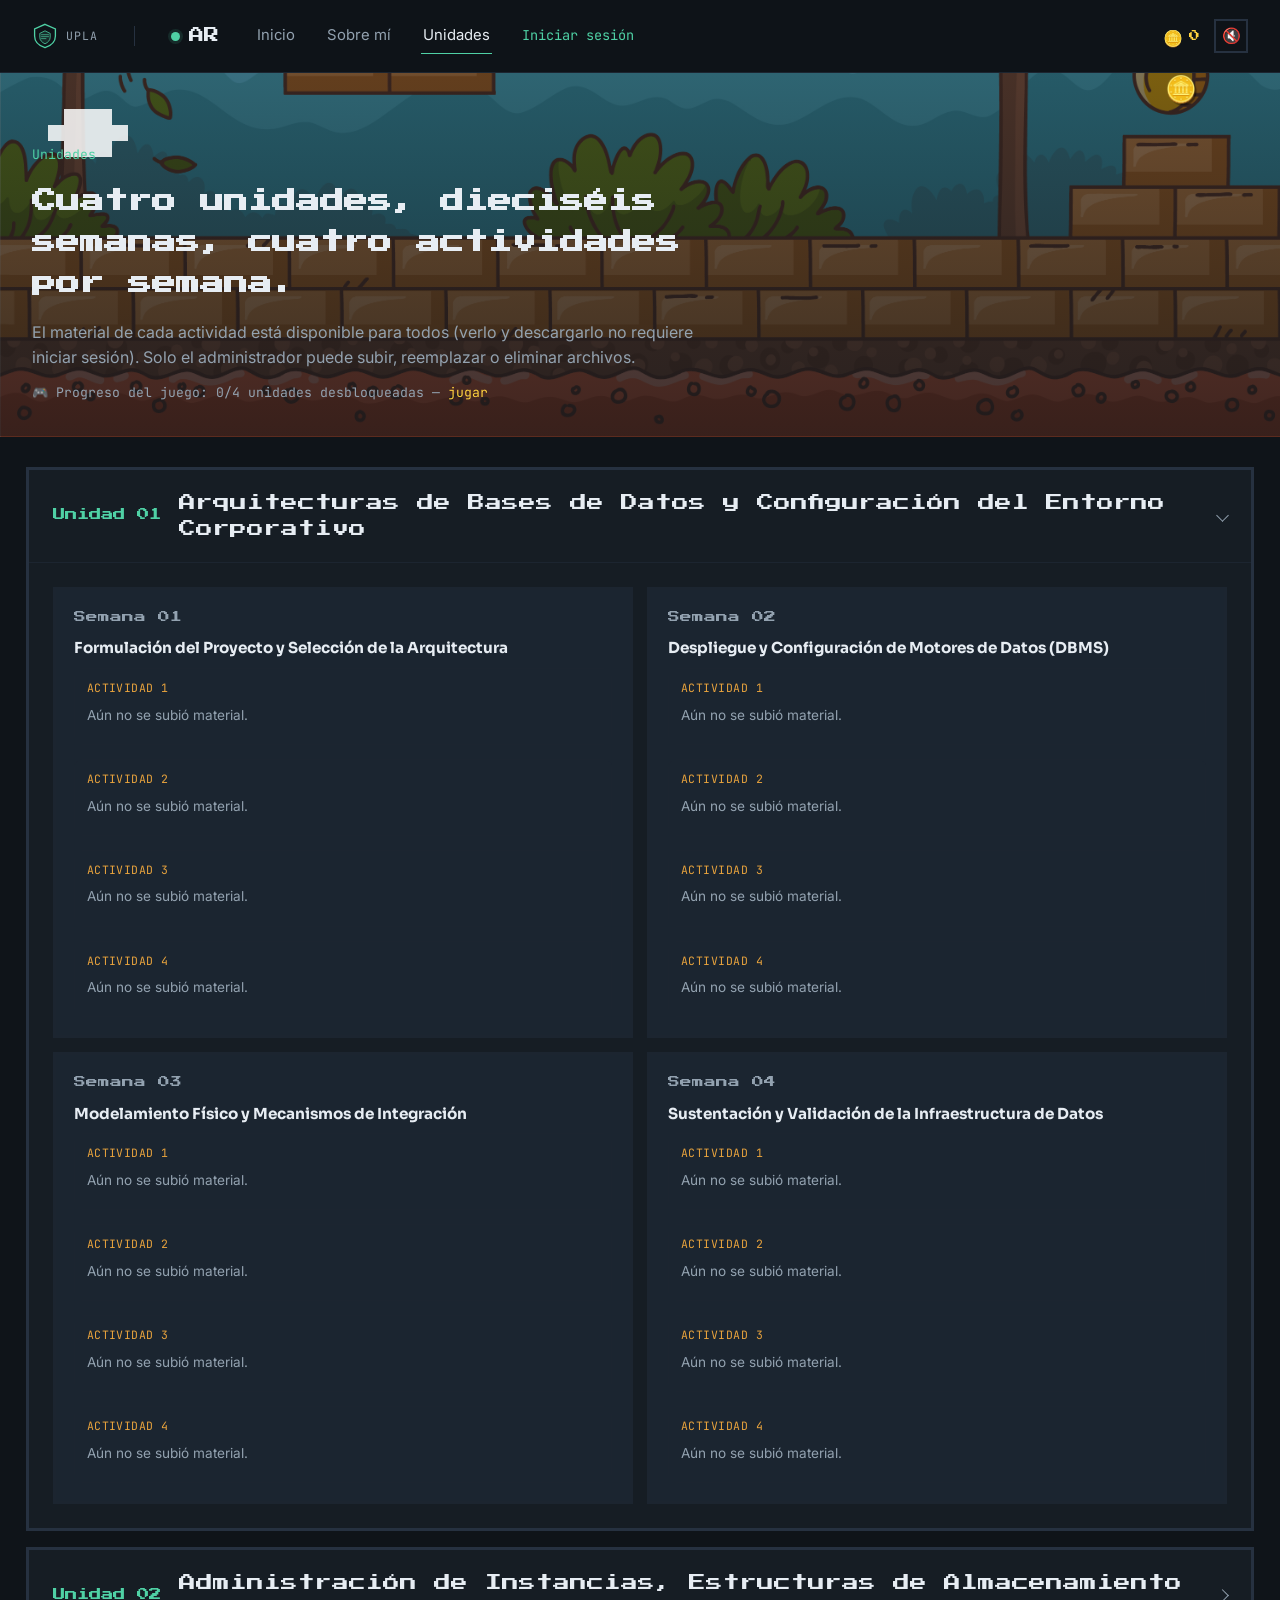
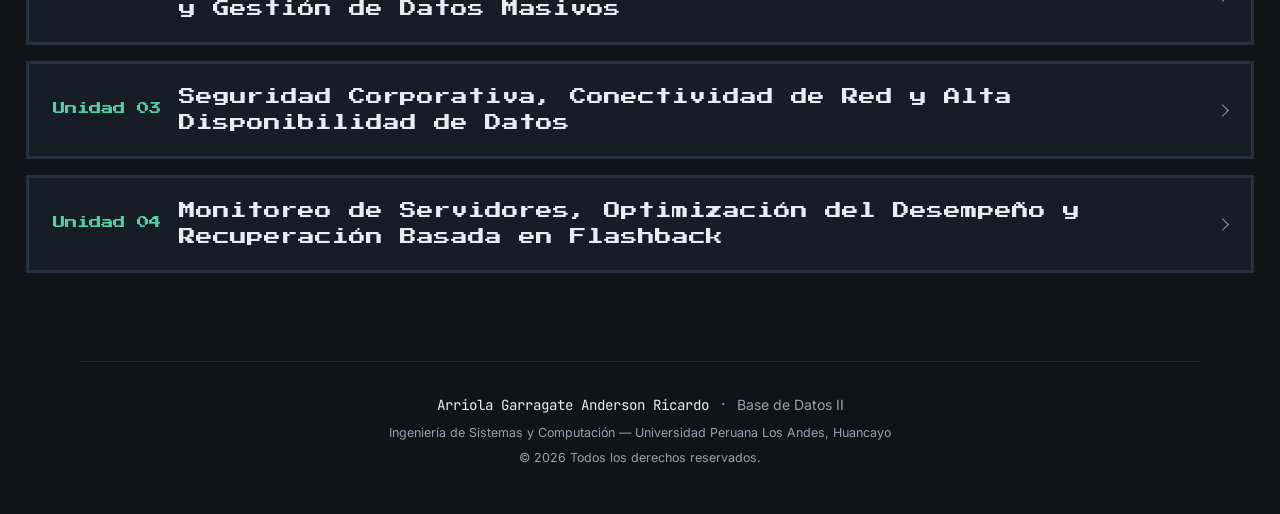
<file: unidades.html>
<!DOCTYPE html>
<html lang="es">
<head>
<meta charset="UTF-8">
<meta name="viewport" content="width=device-width, initial-scale=1.0">
<title>Unidades · Base de Datos II</title>
<link rel="preconnect" href="https://fonts.googleapis.com">
<link rel="preconnect" href="https://fonts.gstatic.com" crossorigin>
<link href="https://fonts.googleapis.com/css2?family=Sora:wght@400;600;700;800&family=Inter:wght@400;500;600&family=JetBrains+Mono:wght@400;500;600&family=Press+Start+2P&display=swap" rel="stylesheet">
<link rel="icon" href="data:image/svg+xml,<svg xmlns=%22http://www.w3.org/2000/svg%22 viewBox=%220 0 100 100%22><text y=%22.9em%22 font-size=%2290%22>🎮</text></svg>">
<link rel="stylesheet" href="style.css">
</head>
<body>

<header class="topbar">
  <div class="brand-cluster">
    <a href="index.html" class="brand-logo" aria-label="Ir al inicio">
      <svg class="uni-logo" viewBox="0 0 40 40" xmlns="http://www.w3.org/2000/svg" aria-hidden="true">
        <path d="M20 2 L36 9 V20 C36 29 29 35 20 38 C11 35 4 29 4 20 V9 Z" fill="none" stroke="currentColor" stroke-width="2"/>
        <path d="M20 12 L28 16 V22 C28 26.5 24.5 30 20 32 C15.5 30 12 26.5 12 22 V16 Z" fill="var(--accent-soft)" stroke="currentColor" stroke-width="1.2"/>
        <line x1="14" y1="18" x2="26" y2="18" stroke="currentColor" stroke-width="1"/>
        <line x1="14" y1="21" x2="26" y2="21" stroke="currentColor" stroke-width="1"/>
        <line x1="14" y1="24" x2="22" y2="24" stroke="currentColor" stroke-width="1"/>
      </svg>
      <span class="brand-logo__text">UPLA</span>
    </a>
    <span class="brand-divider" aria-hidden="true"></span>
    <a href="index.html" class="brand-mark" aria-label="Base de Datos II">
      <span class="brand-mark__dot"></span>
      <span class="brand-mark__code">AR</span>
    </a>
    <nav class="menu" aria-label="Navegación principal">
      <a href="index.html" class="menu__link" data-text="Inicio">Inicio</a>
      <a href="sobreMi.html" class="menu__link" data-text="Sobre mí">Sobre mí</a>
      <a href="unidades.html" class="menu__link is-active" data-text="Unidades">Unidades</a>
      <a href="login.html" id="loginNavLink" class="menu__link menu__link--auth" data-text="Iniciar sesión">Iniciar sesión</a>
    </nav>
  </div>
  <div class="topbar__actions">
    <div class="hud">
      <span class="hud__coins"><span class="hud__coin-icon">🪙</span><span id="score">0</span></span>
      <button class="music-toggle" id="musicToggle" aria-pressed="false" aria-label="Activar música">🔇</button>
    </div>
    <button class="menu-toggle" id="menuToggle" aria-expanded="false" aria-controls="menu" aria-label="Abrir menú">
      <span></span><span></span><span></span>
    </button>
  </div>
</header>

<main>

  <!-- ===== CABECERA ===== -->
  <section class="page-head" style="position:relative;">
    <div class="game-bg" aria-hidden="true">
      <span class="game-bg__mountains"></span>
      <span class="game-bg__hills"></span>
      <span class="game-bg__ground"></span>
    </div>
    <div class="pixel-cloud pixel-cloud--1" aria-hidden="true"></div>
    <button class="coin" style="top:0; right:6%;" aria-label="Moneda">🪙</button>
    <p class="page-head__eyebrow">Unidades</p>
    <h1 class="page-head__title">Cuatro unidades, dieciséis semanas, cuatro actividades por semana.</h1>
    <p class="page-head__desc">El material de cada actividad está disponible para todos (verlo y descargarlo no requiere iniciar sesión). Solo el administrador puede subir, reemplazar o eliminar archivos.</p>
    <p class="page-head__desc" id="adminStatus" style="display:none;"></p>
  </section>

  <!-- ===== UNIDADES ===== -->
  <section class="units-list">

    <details class="unit-accordion" open>
      <summary class="unit-accordion__summary">
        <span class="unit-accordion__num">Unidad 01</span>
        <span class="unit-accordion__title">Arquitecturas de Bases de Datos y Configuración del Entorno Corporativo</span>
        <span class="unit-accordion__chevron" aria-hidden="true"></span>
      </summary>
      <div class="unit-accordion__body">
        <div class="week-grid">
          <article class="week-card">
            <div class="week-card__head"><span class="week-card__label">Semana 01</span></div>
            <h3 class="week-card__title">Formulación del Proyecto y Selección de la Arquitectura</h3>
            <div class="week-file" data-week="u1s1"><p class="week-card__desc">Cargando…</p></div>
          </article>
          <article class="week-card">
            <div class="week-card__head"><span class="week-card__label">Semana 02</span></div>
            <h3 class="week-card__title">Despliegue y Configuración de Motores de Datos (DBMS)</h3>
            <div class="week-file" data-week="u1s2"><p class="week-card__desc">Cargando…</p></div>
          </article>
          <article class="week-card">
            <div class="week-card__head"><span class="week-card__label">Semana 03</span></div>
            <h3 class="week-card__title">Modelamiento Físico y Mecanismos de Integración</h3>
            <div class="week-file" data-week="u1s3"><p class="week-card__desc">Cargando…</p></div>
          </article>
          <article class="week-card">
            <div class="week-card__head"><span class="week-card__label">Semana 04</span></div>
            <h3 class="week-card__title">Sustentación y Validación de la Infraestructura de Datos</h3>
            <div class="week-file" data-week="u1s4"><p class="week-card__desc">Cargando…</p></div>
          </article>
        </div>
      </div>
    </details>

    <details class="unit-accordion">
      <summary class="unit-accordion__summary">
        <span class="unit-accordion__num">Unidad 02</span>
        <span class="unit-accordion__title">Administración de Instancias, Estructuras de Almacenamiento y Gestión de Datos Masivos</span>
        <span class="unit-accordion__chevron" aria-hidden="true"></span>
      </summary>
      <div class="unit-accordion__body">
        <div class="week-grid">
          <article class="week-card">
            <div class="week-card__head"><span class="week-card__label">Semana 05</span></div>
            <h3 class="week-card__title">Configuración de la Instancia y Gestión de Memoria del Servidor</h3>
            <div class="week-file" data-week="u2s1"><p class="week-card__desc">Cargando…</p></div>
          </article>
          <article class="week-card">
            <div class="week-card__head"><span class="week-card__label">Semana 06</span></div>
            <h3 class="week-card__title">Arquitectura Física de Almacenamiento y Distribución de Archivos</h3>
            <div class="week-file" data-week="u2s2"><p class="week-card__desc">Cargando…</p></div>
          </article>
          <article class="week-card">
            <div class="week-card__head"><span class="week-card__label">Semana 07</span></div>
            <h3 class="week-card__title">Organización de Esquemas Lógicos y Estrategias de Indexación</h3>
            <div class="week-file" data-week="u2s3"><p class="week-card__desc">Cargando…</p></div>
          </article>
          <article class="week-card">
            <div class="week-card__head"><span class="week-card__label">Semana 08</span></div>
            <h3 class="week-card__title">Sustentación y Pruebas de Carga de la Infraestructura de Almacenamiento</h3>
            <div class="week-file" data-week="u2s4"><p class="week-card__desc">Cargando…</p></div>
          </article>
        </div>
      </div>
    </details>

    <details class="unit-accordion">
      <summary class="unit-accordion__summary">
        <span class="unit-accordion__num">Unidad 03</span>
        <span class="unit-accordion__title">Seguridad Corporativa, Conectividad de Red y Alta Disponibilidad de Datos</span>
        <span class="unit-accordion__chevron" aria-hidden="true"></span>
      </summary>
      <div class="unit-accordion__body">
        <div class="week-grid">
          <article class="week-card">
            <div class="week-card__head"><span class="week-card__label">Semana 09</span></div>
            <h3 class="week-card__title">Configuración de Conectividad de Red y Seguridad del Entorno</h3>
            <div class="week-file" data-week="u3s1"><p class="week-card__desc">Cargando…</p></div>
          </article>
          <article class="week-card">
            <div class="week-card__head"><span class="week-card__label">Semana 10</span></div>
            <h3 class="week-card__title">Gestión de Privilegios, Roles y Auditoría de Datos</h3>
            <div class="week-file" data-week="u3s2"><p class="week-card__desc">Cargando…</p></div>
          </article>
          <article class="week-card">
            <div class="week-card__head"><span class="week-card__label">Semana 11</span></div>
            <h3 class="week-card__title">Estrategias de Backups Avanzados y Automatización (Jobs)</h3>
            <div class="week-file" data-week="u3s3"><p class="week-card__desc">Cargando…</p></div>
          </article>
          <article class="week-card">
            <div class="week-card__head"><span class="week-card__label">Semana 12</span></div>
            <h3 class="week-card__title">Recuperación ante Fallos y Planes de Contingencia</h3>
            <div class="week-file" data-week="u3s4"><p class="week-card__desc">Cargando…</p></div>
          </article>
        </div>
      </div>
    </details>

    <details class="unit-accordion">
      <summary class="unit-accordion__summary">
        <span class="unit-accordion__num">Unidad 04</span>
        <span class="unit-accordion__title">Monitoreo de Servidores, Optimización del Desempeño y Recuperación Basada en Flashback</span>
        <span class="unit-accordion__chevron" aria-hidden="true"></span>
      </summary>
      <div class="unit-accordion__body">
        <div class="week-grid">
          <article class="week-card">
            <div class="week-card__head"><span class="week-card__label">Semana 13</span></div>
            <h3 class="week-card__title">Auditoría, Monitoreo de Eventos y Diagnóstico de Alertas</h3>
            <div class="week-file" data-week="u4s1"><p class="week-card__desc">Cargando…</p></div>
          </article>
          <article class="week-card">
            <div class="week-card__head"><span class="week-card__label">Semana 14</span></div>
            <h3 class="week-card__title">Afinamiento y Optimización del Desempeño de Consultas (Tuning)</h3>
            <div class="week-file" data-week="u4s2"><p class="week-card__desc">Cargando…</p></div>
          </article>
          <article class="week-card">
            <div class="week-card__head"><span class="week-card__label">Semana 15</span></div>
            <h3 class="week-card__title">Implementación de Tecnologías de Recuperación Flashback</h3>
            <div class="week-file" data-week="u4s3"><p class="week-card__desc">Cargando…</p></div>
          </article>
          <article class="week-card">
            <div class="week-card__head"><span class="week-card__label">Semana 16</span></div>
            <h3 class="week-card__title">Sustentación Final e Integración del Proyecto de la Asignatura</h3>
            <div class="week-file" data-week="u4s4"><p class="week-card__desc">Cargando…</p></div>
          </article>
        </div>
      </div>
    </details>

  </section>

</main>

<footer class="footer">
  <div class="footer__row">
    <span class="footer__name">Arriola Garragate Anderson Ricardo</span>
    <span class="footer__sep">·</span>
    <span class="footer__course">Base de Datos II</span>
  </div>
  <div class="footer__row footer__row--muted">
    <span>Ingeniería de Sistemas y Computación — Universidad Peruana Los Andes, Huancayo</span>
  </div>
  <div class="footer__row footer__row--muted">
    <span>&copy; <span id="year"></span> Todos los derechos reservados.</span>
  </div>
</footer>

<script src="script.js"></script>
<script src="github-upload.js"></script>
<script src="materials-render.js"></script>
</body>
</html>
</file>
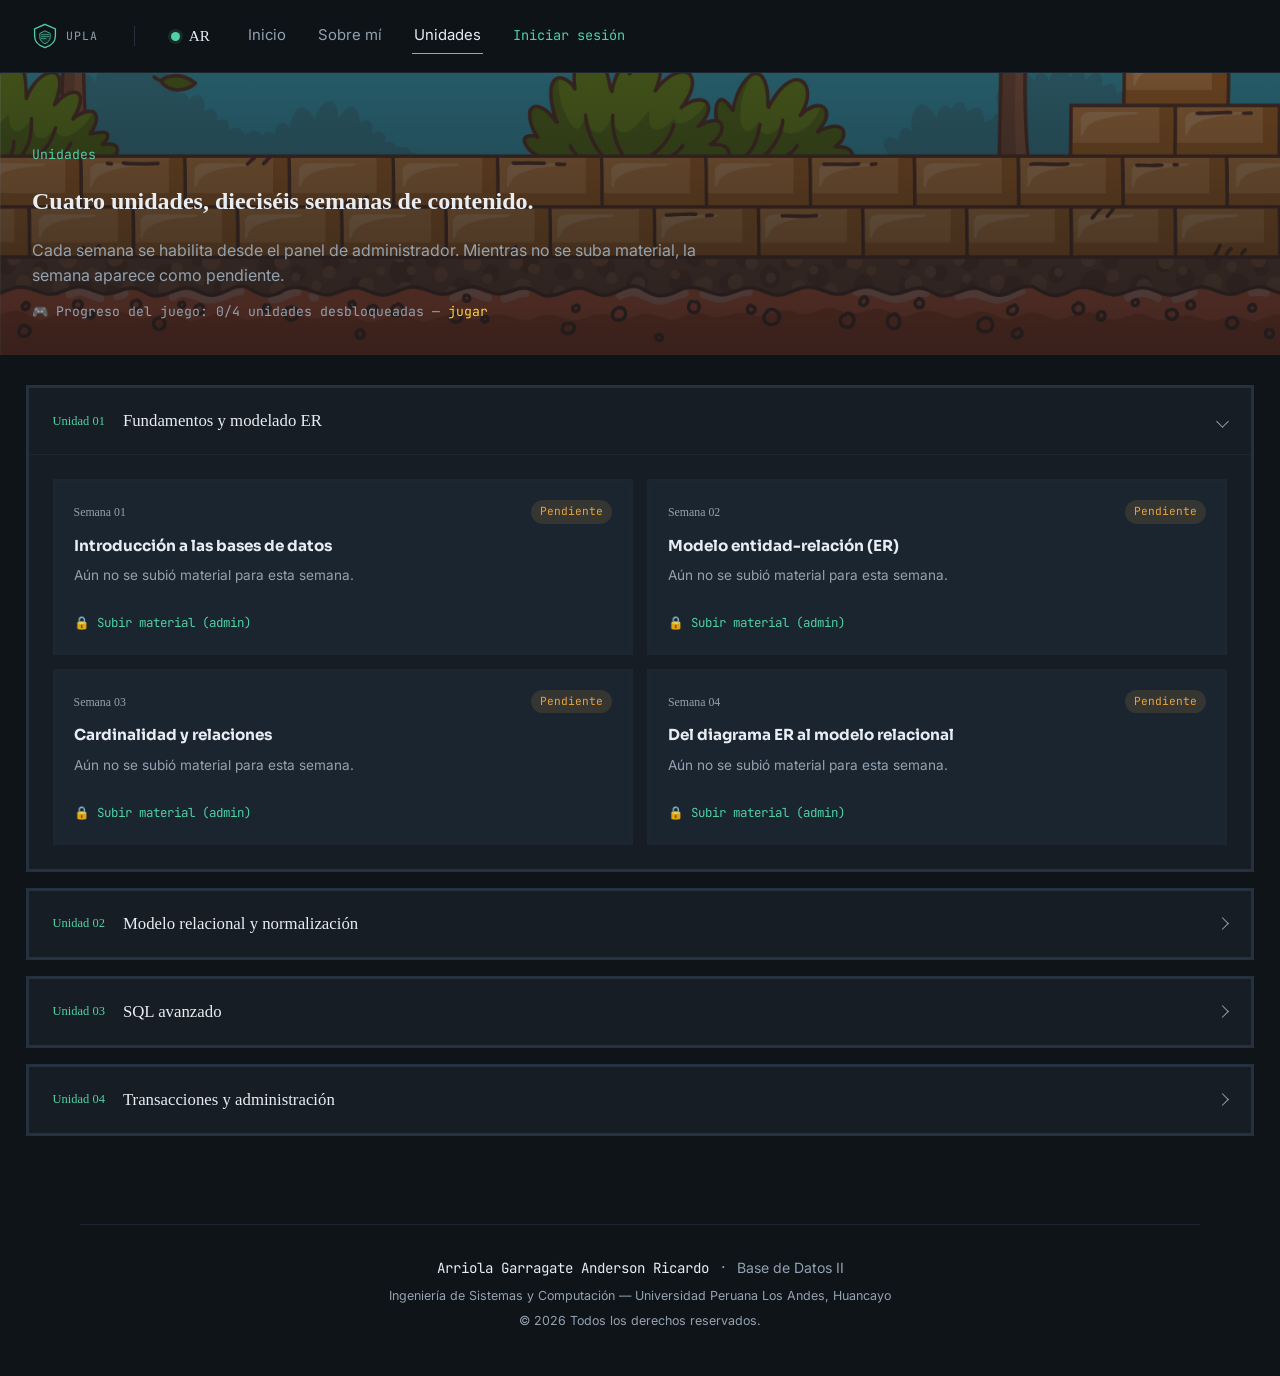
<file: Unidades.html>
<!DOCTYPE html>
<html lang="es">
<head>
<meta charset="UTF-8">
<meta name="viewport" content="width=device-width, initial-scale=1.0">
<title>Unidades · Base de Datos II</title>
<link rel="preconnect" href="https://fonts.googleapis.com">
<link rel="preconnect" href="https://fonts.gstatic.com" crossorigin>
<link href="https://fonts.googleapis.com/css2?family=Sora:wght@400;600;700;800&family=Inter:wght@400;500;600&family=JetBrains+Mono:wght@400;500;600&display=swap" rel="stylesheet">
<link rel="stylesheet" href="style.css">
</head>
<body>

<header class="topbar">
  <div class="brand-cluster">
    <a href="index.html" class="brand-logo" aria-label="Ir al inicio">
      <svg class="uni-logo" viewBox="0 0 40 40" xmlns="http://www.w3.org/2000/svg" aria-hidden="true">
        <path d="M20 2 L36 9 V20 C36 29 29 35 20 38 C11 35 4 29 4 20 V9 Z" fill="none" stroke="currentColor" stroke-width="2"/>
        <path d="M20 12 L28 16 V22 C28 26.5 24.5 30 20 32 C15.5 30 12 26.5 12 22 V16 Z" fill="var(--accent-soft)" stroke="currentColor" stroke-width="1.2"/>
        <line x1="14" y1="18" x2="26" y2="18" stroke="currentColor" stroke-width="1"/>
        <line x1="14" y1="21" x2="26" y2="21" stroke="currentColor" stroke-width="1"/>
        <line x1="14" y1="24" x2="22" y2="24" stroke="currentColor" stroke-width="1"/>
      </svg>
      <span class="brand-logo__text">UPLA</span>
    </a>
    <span class="brand-divider" aria-hidden="true"></span>
    <a href="index.html" class="brand-mark" aria-label="Base de Datos II">
      <span class="brand-mark__dot"></span>
      <span class="brand-mark__code">AR</span>
    </a>
    <nav class="menu" aria-label="Navegación principal">
      <a href="index.html" class="menu__link">Inicio</a>
      <a href="sobreMi.html" class="menu__link">Sobre mí</a>
      <a href="unidades.html" class="menu__link is-active">Unidades</a>
      <a href="login.html" class="menu__link menu__link--auth">Iniciar sesión</a>
    </nav>
  </div>
  <button class="menu-toggle" id="menuToggle" aria-expanded="false" aria-controls="menu" aria-label="Abrir menú">
    <span></span><span></span><span></span>
  </button>
</header>

<main>

  <!-- ===== CABECERA ===== -->
  <section class="page-head">
    <p class="page-head__eyebrow">Unidades</p>
    <h1 class="page-head__title">Cuatro unidades, dieciséis semanas de contenido.</h1>
    <p class="page-head__desc">Cada semana se habilita desde el panel de administrador. Mientras no se suba material, la semana aparece como pendiente.</p>
  </section>

  <!-- ===== UNIDADES ===== -->
  <section class="units-list">

    <details class="unit-accordion" open>
      <summary class="unit-accordion__summary">
        <span class="unit-accordion__num">Unidad 01</span>
        <span class="unit-accordion__title">Fundamentos y modelado ER</span>
        <span class="unit-accordion__chevron" aria-hidden="true"></span>
      </summary>
      <div class="unit-accordion__body">
        <div class="week-grid">
          <article class="week-card">
            <div class="week-card__head">
              <span class="week-card__label">Semana 01</span>
              <span class="week-card__status">Pendiente</span>
            </div>
            <h3 class="week-card__title">Introducción a las bases de datos</h3>
            <p class="week-card__desc">Aún no se subió material para esta semana.</p>
            <a href="login.html" class="week-card__upload">🔒 Subir material (admin)</a>
          </article>
          <article class="week-card">
            <div class="week-card__head">
              <span class="week-card__label">Semana 02</span>
              <span class="week-card__status">Pendiente</span>
            </div>
            <h3 class="week-card__title">Modelo entidad-relación (ER)</h3>
            <p class="week-card__desc">Aún no se subió material para esta semana.</p>
            <a href="login.html" class="week-card__upload">🔒 Subir material (admin)</a>
          </article>
          <article class="week-card">
            <div class="week-card__head">
              <span class="week-card__label">Semana 03</span>
              <span class="week-card__status">Pendiente</span>
            </div>
            <h3 class="week-card__title">Cardinalidad y relaciones</h3>
            <p class="week-card__desc">Aún no se subió material para esta semana.</p>
            <a href="login.html" class="week-card__upload">🔒 Subir material (admin)</a>
          </article>
          <article class="week-card">
            <div class="week-card__head">
              <span class="week-card__label">Semana 04</span>
              <span class="week-card__status">Pendiente</span>
            </div>
            <h3 class="week-card__title">Del diagrama ER al modelo relacional</h3>
            <p class="week-card__desc">Aún no se subió material para esta semana.</p>
            <a href="login.html" class="week-card__upload">🔒 Subir material (admin)</a>
          </article>
        </div>
      </div>
    </details>

    <details class="unit-accordion">
      <summary class="unit-accordion__summary">
        <span class="unit-accordion__num">Unidad 02</span>
        <span class="unit-accordion__title">Modelo relacional y normalización</span>
        <span class="unit-accordion__chevron" aria-hidden="true"></span>
      </summary>
      <div class="unit-accordion__body">
        <div class="week-grid">
          <article class="week-card">
            <div class="week-card__head">
              <span class="week-card__label">Semana 05</span>
              <span class="week-card__status">Pendiente</span>
            </div>
            <h3 class="week-card__title">Claves y restricciones de integridad</h3>
            <p class="week-card__desc">Aún no se subió material para esta semana.</p>
            <a href="login.html" class="week-card__upload">🔒 Subir material (admin)</a>
          </article>
          <article class="week-card">
            <div class="week-card__head">
              <span class="week-card__label">Semana 06</span>
              <span class="week-card__status">Pendiente</span>
            </div>
            <h3 class="week-card__title">Primera y segunda forma normal</h3>
            <p class="week-card__desc">Aún no se subió material para esta semana.</p>
            <a href="login.html" class="week-card__upload">🔒 Subir material (admin)</a>
          </article>
          <article class="week-card">
            <div class="week-card__head">
              <span class="week-card__label">Semana 07</span>
              <span class="week-card__status">Pendiente</span>
            </div>
            <h3 class="week-card__title">Tercera forma normal y FNBC</h3>
            <p class="week-card__desc">Aún no se subió material para esta semana.</p>
            <a href="login.html" class="week-card__upload">🔒 Subir material (admin)</a>
          </article>
          <article class="week-card">
            <div class="week-card__head">
              <span class="week-card__label">Semana 08</span>
              <span class="week-card__status">Pendiente</span>
            </div>
            <h3 class="week-card__title">Taller de normalización</h3>
            <p class="week-card__desc">Aún no se subió material para esta semana.</p>
            <a href="login.html" class="week-card__upload">🔒 Subir material (admin)</a>
          </article>
        </div>
      </div>
    </details>

    <details class="unit-accordion">
      <summary class="unit-accordion__summary">
        <span class="unit-accordion__num">Unidad 03</span>
        <span class="unit-accordion__title">SQL avanzado</span>
        <span class="unit-accordion__chevron" aria-hidden="true"></span>
      </summary>
      <div class="unit-accordion__body">
        <div class="week-grid">
          <article class="week-card">
            <div class="week-card__head">
              <span class="week-card__label">Semana 09</span>
              <span class="week-card__status">Pendiente</span>
            </div>
            <h3 class="week-card__title">Subconsultas y funciones agregadas</h3>
            <p class="week-card__desc">Aún no se subió material para esta semana.</p>
            <a href="login.html" class="week-card__upload">🔒 Subir material (admin)</a>
          </article>
          <article class="week-card">
            <div class="week-card__head">
              <span class="week-card__label">Semana 10</span>
              <span class="week-card__status">Pendiente</span>
            </div>
            <h3 class="week-card__title">Vistas e índices</h3>
            <p class="week-card__desc">Aún no se subió material para esta semana.</p>
            <a href="login.html" class="week-card__upload">🔒 Subir material (admin)</a>
          </article>
          <article class="week-card">
            <div class="week-card__head">
              <span class="week-card__label">Semana 11</span>
              <span class="week-card__status">Pendiente</span>
            </div>
            <h3 class="week-card__title">Procedimientos almacenados</h3>
            <p class="week-card__desc">Aún no se subió material para esta semana.</p>
            <a href="login.html" class="week-card__upload">🔒 Subir material (admin)</a>
          </article>
          <article class="week-card">
            <div class="week-card__head">
              <span class="week-card__label">Semana 12</span>
              <span class="week-card__status">Pendiente</span>
            </div>
            <h3 class="week-card__title">Triggers</h3>
            <p class="week-card__desc">Aún no se subió material para esta semana.</p>
            <a href="login.html" class="week-card__upload">🔒 Subir material (admin)</a>
          </article>
        </div>
      </div>
    </details>

    <details class="unit-accordion">
      <summary class="unit-accordion__summary">
        <span class="unit-accordion__num">Unidad 04</span>
        <span class="unit-accordion__title">Transacciones y administración</span>
        <span class="unit-accordion__chevron" aria-hidden="true"></span>
      </summary>
      <div class="unit-accordion__body">
        <div class="week-grid">
          <article class="week-card">
            <div class="week-card__head">
              <span class="week-card__label">Semana 13</span>
              <span class="week-card__status">Pendiente</span>
            </div>
            <h3 class="week-card__title">Transacciones ACID</h3>
            <p class="week-card__desc">Aún no se subió material para esta semana.</p>
            <a href="login.html" class="week-card__upload">🔒 Subir material (admin)</a>
          </article>
          <article class="week-card">
            <div class="week-card__head">
              <span class="week-card__label">Semana 14</span>
              <span class="week-card__status">Pendiente</span>
            </div>
            <h3 class="week-card__title">Control de concurrencia</h3>
            <p class="week-card__desc">Aún no se subió material para esta semana.</p>
            <a href="login.html" class="week-card__upload">🔒 Subir material (admin)</a>
          </article>
          <article class="week-card">
            <div class="week-card__head">
              <span class="week-card__label">Semana 15</span>
              <span class="week-card__status">Pendiente</span>
            </div>
            <h3 class="week-card__title">Respaldo y recuperación</h3>
            <p class="week-card__desc">Aún no se subió material para esta semana.</p>
            <a href="login.html" class="week-card__upload">🔒 Subir material (admin)</a>
          </article>
          <article class="week-card">
            <div class="week-card__head">
              <span class="week-card__label">Semana 16</span>
              <span class="week-card__status">Pendiente</span>
            </div>
            <h3 class="week-card__title">Seguridad del motor de base de datos</h3>
            <p class="week-card__desc">Aún no se subió material para esta semana.</p>
            <a href="login.html" class="week-card__upload">🔒 Subir material (admin)</a>
          </article>
        </div>
      </div>
    </details>

  </section>

</main>

<footer class="footer">
  <div class="footer__row">
    <span class="footer__name">Arriola Garragate Anderson Ricardo</span>
    <span class="footer__sep">·</span>
    <span class="footer__course">Base de Datos II</span>
  </div>
  <div class="footer__row footer__row--muted">
    <span>Ingeniería de Sistemas y Computación — Universidad Peruana Los Andes, Huancayo</span>
  </div>
  <div class="footer__row footer__row--muted">
    <span>&copy; <span id="year"></span> Todos los derechos reservados.</span>
  </div>
</footer>

<script src="script.js"></script>
</body>
</html>
</file>
<file: style.css>
/* =========================================================
   TOKENS
   ========================================================= */
:root{
  --bg:          #0f1419;
  --bg-panel:    #161d24;
  --bg-panel-2:  #1b2530;
  --line:        #263140;
  --line-soft:   #1c2530;
  --text:        #e7edf3;
  --text-muted:  #93a2b0;
  --accent:      #4fd1a5;
  --accent-dim:  #3aa886;
  --accent-soft: rgba(79,209,165,.12);
  --amber:       #e8a33d;

  --font-display: 'Sora', sans-serif;
  --font-body:    'Inter', sans-serif;
  --font-mono:    'JetBrains Mono', monospace;

  --maxw: 1120px;
  --radius: 10px;
}

*{ box-sizing: border-box; }
html{ scroll-behavior: smooth; }

body{
  margin:0;
  background: var(--bg);
  color: var(--text);
  font-family: var(--font-body);
  line-height: 1.55;
  -webkit-font-smoothing: antialiased;
}

img{ max-width:100%; display:block; }

a{ color: inherit; text-decoration: none; }

:focus-visible{
  outline: 2px solid var(--accent);
  outline-offset: 3px;
}

.section-head{
  max-width: 620px;
  margin: 0 0 40px;
}
.section-title{
  font-family: var(--font-display);
  font-weight: 700;
  font-size: clamp(1.6rem, 2.6vw, 2.1rem);
  margin: 0 0 10px;
}
.section-sub{
  color: var(--text-muted);
  margin: 0;
  font-size: .98rem;
}

section{
  padding: 88px 32px;
  max-width: var(--maxw);
  margin: 0 auto;
}

/* =========================================================
   TOP BAR / MENU  (cluster fijo arriba a la izquierda)
   ========================================================= */
.topbar{
  position: sticky;
  top: 0;
  z-index: 50;
  display:flex;
  align-items:center;
  justify-content: space-between;
  padding: 18px 32px;
  background: rgba(15,20,25,.82);
  backdrop-filter: blur(10px);
  border-bottom: 1px solid var(--line-soft);
}

.brand-cluster{
  display:flex;
  align-items:center;
  gap: 36px;
}

.brand-logo{
  display:flex;
  align-items:center;
  gap:8px;
  color: var(--accent);
}
.uni-logo{
  width: 26px;
  height: 26px;
  flex-shrink: 0;
}
.brand-logo__text{
  font-family: var(--font-mono);
  font-size: .72rem;
  letter-spacing: .08em;
  color: var(--text-muted);
}
.brand-divider{
  width: 1px;
  height: 20px;
  background: var(--line);
}

.brand-mark{
  display:flex;
  align-items:center;
  gap:9px;
  font-family: var(--font-mono);
  font-size: .95rem;
  color: var(--text);
}
.brand-mark__dot{
  width:9px; height:9px;
  border-radius:50%;
  background: var(--accent);
  box-shadow: 0 0 0 3px var(--accent-soft);
}
.brand-mark__code{ letter-spacing: .04em; }

.menu{
  display:flex;
  align-items:center;
  gap: 28px;
}
.menu__link{
  font-size: .93rem;
  color: var(--text-muted);
  padding: 6px 2px;
  border-bottom: 1px solid transparent;
  transition: color .15s ease, border-color .15s ease;
}
.menu__link:hover{ color: var(--text); }
.menu__link.is-active{
  color: var(--text);
  border-bottom-color: var(--accent);
}
.menu__link--auth{
  color: var(--accent);
  font-family: var(--font-mono);
  font-size: .85rem;
}
.menu__link--auth:hover{ color: var(--text); }

.menu-toggle{
  display:none;
  flex-direction:column;
  justify-content: center;
  gap: 5px;
  width: 34px; height: 34px;
  background: transparent;
  border: 1px solid var(--line);
  border-radius: 6px;
  cursor:pointer;
}
.menu-toggle span{
  height:2px; width:16px;
  margin: 0 auto;
  background: var(--text);
  border-radius: 2px;
}

/* =========================================================
   HERO / INICIO
   ========================================================= */
.hero{
  position: relative;
  padding-top: 96px;
  padding-bottom: 96px;
  overflow: hidden;
}

.hero__grid-lines{
  display: none;
}

.hero__content{
  position: relative;
  z-index: 1;
  display:grid;
  grid-template-columns: 1.15fr .85fr;
  gap: 64px;
  align-items:center;
}

.hero__eyebrow{
  font-family: var(--font-mono);
  color: var(--accent);
  font-size: .82rem;
  margin: 0 0 18px;
}
.hero__title{
  font-family: var(--font-display);
  font-weight: 800;
  font-size: clamp(2.4rem, 5vw, 3.6rem);
  line-height: 1.05;
  margin: 0 0 18px;
}
.hero__name{
  font-family: var(--font-mono);
  font-size: 1.05rem;
  color: var(--text);
  margin: 0 0 18px;
  padding-left: 14px;
  border-left: 2px solid var(--accent);
}
.hero__desc{
  color: var(--text-muted);
  max-width: 46ch;
  margin: 0 0 34px;
}
.hero__actions{ display:flex; gap:14px; flex-wrap: wrap; }

.btn{
  display:inline-flex;
  align-items:center;
  justify-content:center;
  padding: 13px 22px;
  border-radius: 8px;
  font-size: .93rem;
  font-weight: 600;
  border: 1px solid transparent;
  cursor: pointer;
  transition: transform .12s ease, background .15s ease, border-color .15s ease;
}
.btn:hover{ transform: translateY(-1px); }
.btn--primary{
  background: var(--accent);
  color: #0b1210;
}
.btn--primary:hover{ background: var(--accent-dim); }
.btn--ghost{
  background: transparent;
  border-color: var(--line);
  color: var(--text);
}
.btn--ghost:hover{ border-color: var(--accent); }
.btn--block{ width:100%; }

/* --- record card (foto) --- */
.hero__card{ display:flex; justify-content:center; }

.record{
  width: 100%;
  max-width: 320px;
  background: var(--bg-panel);
  border: 1px solid var(--line);
  border-radius: var(--radius);
  overflow: hidden;
}
.record__row{
  display:flex;
  justify-content: space-between;
  padding: 11px 16px;
  border-bottom: 1px solid var(--line-soft);
  font-family: var(--font-mono);
  font-size: .8rem;
}
.record__row--last{ border-bottom: none; }
.record__key{ color: var(--text-muted); }
.record__val{ color: var(--accent); }

.record__photo-frame{
  aspect-ratio: 1 / 1;
  background: var(--bg-panel-2);
  border-bottom: 1px solid var(--line-soft);
  border-top: 1px solid var(--line-soft);
}
.record__photo-frame img{
  width:100%; height:100%;
  object-fit: cover;
}
.record__initials{
  width:100%; height:100%;
  display:flex; align-items:center; justify-content:center;
  font-family: var(--font-display);
  font-size: 3rem;
  font-weight: 700;
  color: var(--accent);
  background:
    radial-gradient(circle at 30% 20%, var(--accent-soft), transparent 60%),
    var(--bg-panel-2);
}

/* =========================================================
   SOBRE MI
   ========================================================= */
.about__body{
  display:grid;
  grid-template-columns: 1.3fr .9fr;
  gap: 48px;
  align-items:start;
}
.about__text{
  color: var(--text-muted);
  max-width: 60ch;
}
.skills{
  list-style:none;
  margin:0; padding:0;
  display:flex;
  flex-wrap: wrap;
  gap: 10px;
  align-content: flex-start;
}
.skills__item{
  font-family: var(--font-mono);
  font-size: .82rem;
  color: var(--text);
  background: var(--bg-panel);
  border: 1px solid var(--line);
  padding: 8px 13px;
  border-radius: 999px;
}

/* =========================================================
   UNIDADES
   ========================================================= */
.units__grid{
  display:grid;
  grid-template-columns: repeat(2, 1fr);
  gap: 20px;
}
.unit-card{
  background: var(--bg-panel);
  border: 1px solid var(--line);
  border-radius: var(--radius);
  padding: 26px 24px;
  transition: border-color .15s ease;
}
.unit-card:hover{ border-color: var(--accent-dim); }
.unit-card__num{
  display:inline-block;
  font-family: var(--font-mono);
  font-size: .75rem;
  color: var(--accent);
  margin-bottom: 14px;
}
.unit-card__title{
  font-family: var(--font-display);
  font-size: 1.08rem;
  margin: 0 0 10px;
}
.unit-card__desc{
  color: var(--text-muted);
  font-size: .92rem;
  margin:0;
}

/* =========================================================
   LOGIN
   ========================================================= */
.login{ padding-top: 60px; }
.login__panel{
  position: relative;
  z-index: 1;
  max-width: 380px;
  margin: 0 auto;
  background: var(--bg-panel);
  border: 1px solid var(--line);
  border-radius: var(--radius);
  padding: 36px 32px;
}
.login__eyebrow{
  font-family: var(--font-mono);
  color: var(--accent);
  font-size: .78rem;
  margin: 0 0 6px;
}
.login__title{
  font-family: var(--font-display);
  font-size: 1.4rem;
  margin: 0 0 26px;
}
.login__form{ display:flex; flex-direction:column; gap:16px; }
.field{ display:flex; flex-direction:column; gap:7px; }
.field__label{
  font-size: .82rem;
  color: var(--text-muted);
}
.field__input{
  background: var(--bg);
  border: 1px solid var(--line);
  border-radius: 7px;
  padding: 11px 13px;
  color: var(--text);
  font-family: var(--font-body);
  font-size: .93rem;
}
.field__input:focus{
  border-color: var(--accent);
  outline: none;
}
.login__note{
  margin: 2px 0 0;
  min-height: 1.1em;
  font-size: .82rem;
  color: var(--accent);
  text-align:center;
}

/* =========================================================
   FOOTER
   ========================================================= */
.footer{
  border-top: 1px solid var(--line-soft);
  padding: 30px 32px 40px;
  max-width: var(--maxw);
  margin: 0 auto;
  text-align: center;
}
.footer__row{ margin-bottom: 6px; }
.footer__name{ font-family: var(--font-mono); font-size: .88rem; }
.footer__sep{ color: var(--text-muted); margin: 0 8px; }
.footer__course{ color: var(--text-muted); font-size: .88rem; }
.footer__row--muted{
  color: var(--text-muted);
  font-size: .78rem;
}

/* =========================================================
   ENCABEZADO DE PÁGINA (Sobre mí / Unidades)
   ========================================================= */
.page-head{
  padding-top: 72px;
  padding-bottom: 20px;
  max-width: none;
  width: 100%;
  padding-left: clamp(16px, 5vw, 32px);
  padding-right: clamp(16px, 5vw, 32px);
}
.page-head__eyebrow,
.page-head__title,
.page-head__desc{
  max-width: 680px;
}
.page-head__eyebrow{
  position: relative;
  z-index: 1;
  font-family: var(--font-mono);
  color: var(--accent);
  font-size: .82rem;
  margin: 0 0 16px;
}
.page-head__title{
  position: relative;
  z-index: 1;
  font-family: var(--font-display);
  font-weight: 700;
  font-size: clamp(1.7rem, 3.4vw, 2.4rem);
  line-height: 1.2;
  margin: 0 0 16px;
}
.page-head__desc{
  position: relative;
  z-index: 1;
  color: var(--text-muted);
  margin: 0;
}

/* =========================================================
   PERFIL (Sobre mí)
   ========================================================= */
.profile{
  display:grid;
  grid-template-columns: .8fr 1.2fr;
  gap: 48px;
  align-items: start;
  padding-top: 40px;
}
.record--compact{ max-width: 280px; }
.profile__text .section-title{ margin-bottom: 16px; }
.profile__text .about__text{ margin: 0 0 16px; }

/* =========================================================
   STACK
   ========================================================= */
.stack__groups{
  display:grid;
  grid-template-columns: repeat(3, 1fr);
  gap: 28px;
}
.stack__group-title{
  font-family: var(--font-mono);
  font-size: .78rem;
  color: var(--text-muted);
  margin: 0 0 12px;
  font-weight: 500;
}

/* =========================================================
   PROYECTOS
   ========================================================= */
.projects__grid{
  display:grid;
  grid-template-columns: repeat(2, 1fr);
  gap: 20px;
}
.project-card{
  background: var(--bg-panel);
  border: 1px solid var(--line);
  border-radius: var(--radius);
  padding: 24px;
  transition: border-color .15s ease;
}
.project-card:hover{ border-color: var(--accent-dim); }
.project-card__title{
  font-family: var(--font-display);
  font-size: 1.05rem;
  margin: 0 0 10px;
}
.project-card__desc{
  color: var(--text-muted);
  font-size: .92rem;
  margin: 0 0 16px;
}
.project-card__tags{ display:flex; gap:8px; flex-wrap: wrap; }
.tag{
  font-family: var(--font-mono);
  font-size: .74rem;
  color: var(--accent);
  background: var(--accent-soft);
  padding: 4px 10px;
  border-radius: 999px;
}

/* =========================================================
   TRAYECTORIA (timeline)
   ========================================================= */
.timeline{
  list-style: none;
  margin: 0;
  padding: 0 0 0 24px;
  border-left: 1px solid var(--line);
  max-width: 620px;
}
.timeline__item{
  position: relative;
  padding-bottom: 32px;
}
.timeline__item:last-child{ padding-bottom: 0; }
.timeline__dot{
  position:absolute;
  left: -29px;
  top: 4px;
  width: 9px; height: 9px;
  border-radius: 50%;
  background: var(--line);
  box-shadow: 0 0 0 3px var(--bg);
}
.timeline__item--current .timeline__dot{ background: var(--accent); }
.timeline__year{
  font-family: var(--font-mono);
  font-size: .82rem;
  color: var(--accent);
  display:block;
  margin-bottom: 6px;
}
.timeline__text{
  color: var(--text-muted);
  margin: 0;
}
.timeline__item--current .timeline__text{ color: var(--text); }

/* =========================================================
   LOGIN standalone (página propia)
   ========================================================= */
.login--standalone{ padding-top: 110px; }

/* =========================================================
   UNIDADES (acordeón + semanas)
   ========================================================= */
.units-list{
  padding-top: 30px;
  display:flex;
  flex-direction:column;
  gap:16px;
  max-width: none;
  width: 100%;
  padding-left: clamp(12px, 2vw, 28px);
  padding-right: clamp(12px, 2vw, 28px);
}

.unit-accordion{
  background: var(--bg-panel);
  border: 1px solid var(--line);
  border-radius: var(--radius);
  overflow: hidden;
}
.unit-accordion__summary{
  list-style: none;
  display:flex;
  align-items:center;
  gap: 18px;
  padding: 20px 24px;
  cursor: pointer;
}
.unit-accordion__summary::-webkit-details-marker{ display:none; }
.unit-accordion__num{
  font-family: var(--font-mono);
  font-size: .78rem;
  color: var(--accent);
  flex-shrink: 0;
}
.unit-accordion__title{
  font-family: var(--font-display);
  font-size: 1.05rem;
  flex: 1;
}
.unit-accordion__chevron{
  width: 9px; height: 9px;
  border-right: 1.5px solid var(--text-muted);
  border-bottom: 1.5px solid var(--text-muted);
  transform: rotate(-45deg);
  transition: transform .2s ease;
  flex-shrink: 0;
}
.unit-accordion[open] .unit-accordion__chevron{ transform: rotate(45deg); }

.unit-accordion__body{
  padding: 4px 24px 24px;
  border-top: 1px solid var(--line-soft);
}

.week-grid{
  display:grid;
  grid-template-columns: repeat(2, 1fr);
  gap: 14px;
  padding-top: 20px;
}
.week-card{
  background: var(--bg-panel-2);
  border: 1px solid var(--line-soft);
  border-radius: 8px;
  padding: 18px;
}
.week-card__head{
  display:flex;
  justify-content: space-between;
  align-items:center;
  margin-bottom: 10px;
}
.week-card__label{
  font-family: var(--font-mono);
  font-size: .74rem;
  color: var(--text-muted);
}
.week-card__status{
  font-family: var(--font-mono);
  font-size: .7rem;
  color: var(--amber);
  background: rgba(232,163,61,.12);
  padding: 3px 9px;
  border-radius: 999px;
}
.week-card__title{
  font-family: var(--font-display);
  font-size: .95rem;
  margin: 0 0 8px;
}
.week-card__desc{
  color: var(--text-muted);
  font-size: .85rem;
  margin: 0 0 14px;
}
.week-card__upload{
  display:inline-flex;
  align-items:center;
  gap: 6px;
  font-family: var(--font-mono);
  font-size: .78rem;
  color: var(--accent);
  border-top: 1px solid var(--line-soft);
  padding-top: 12px;
  width: 100%;
}
.week-card__upload:hover{ color: var(--text); }

/* =========================================================
   RESPONSIVE
   ========================================================= */
@media (max-width: 860px){
  .hero__content{ grid-template-columns: 1fr; gap: 48px; }
  .hero__card{ order: -1; max-width: 260px; margin: 0 auto; }
  .about__body{ grid-template-columns: 1fr; }
  .units__grid{ grid-template-columns: 1fr; }
  .profile{ grid-template-columns: 1fr; }
  .record--compact{ margin: 0 auto; }
  .stack__groups{ grid-template-columns: 1fr; }
  .projects__grid{ grid-template-columns: 1fr; }
  .week-grid{ grid-template-columns: 1fr; }
}

@media (max-width: 700px){
  .brand-cluster{ gap: 14px; }
  .brand-logo__text{ display:none; }
  .menu{
    position: absolute;
    top: 100%; left: 0; right:0;
    flex-direction: column;
    align-items: flex-start;
    gap: 4px;
    background: var(--bg-panel);
    border-bottom: 1px solid var(--line);
    padding: 12px 32px 18px;
    display: none;
  }
  .menu.is-open{ display:flex; }
  .menu__link{ width:100%; padding: 10px 0; }
  .menu-toggle{ display:flex; }
  section{ padding: 60px 22px; }
}

@media (prefers-reduced-motion: reduce){
  *{ scroll-behavior: auto !important; transition: none !important; }
}

/* =========================================================
   TEMA RETRO 8-BIT (estilo videojuego plataformero)
   ========================================================= */
:root{
  --pixel-gold:  #ffd23f;
  --pixel-red:   #ff4d4d;
  --pixel-blue:  #4d7fff;
  --font-pixel:  'Press Start 2P', cursive;
}

/* pixelar cualquier imagen/escala del sitio */
img, svg{ image-rendering: pixelated; }

/* --- tipografía pixel para títulos, etiquetas y botones --- */
.hero__title,
.page-head__title,
.section-title,
.login__title,
.brand-mark__code,
.unit-accordion__num,
.unit-accordion__title,
.week-card__label,
.btn{
  font-family: var(--font-pixel);
  letter-spacing: 0;
}
.hero__title{ font-size: clamp(1.4rem, 3.6vw, 2.2rem); line-height: 1.5; }
.page-head__title{ font-size: clamp(1.05rem, 2.4vw, 1.5rem); line-height: 1.7; }
.section-title{ font-size: clamp(1rem, 1.8vw, 1.3rem); line-height: 1.6; }
.login__title{ font-size: 1.1rem; line-height: 1.6; }

/* --- botones estilo "START" de NES: bordes duros + sombra escalonada --- */
.btn{
  border-radius: 0;
  border: 3px solid #000;
  box-shadow: 4px 4px 0 #000;
  font-size: .68rem;
  padding: 14px 20px;
  transition: transform .08s ease, box-shadow .08s ease;
}
.btn:hover{ transform: translate(2px, 2px); box-shadow: 2px 2px 0 #000; }
.btn--primary:active{ animation: none; transform: translate(4px, 4px); box-shadow: 0 0 0 #000; }
.btn--ghost{ border-color: var(--accent); }

/* --- tarjetas con borde de bloque pixelado --- */
.record,
.project-card,
.unit-accordion,
.week-card,
.login__panel,
.skills__item,
.tag{
  border-radius: 0 !important;
  border-width: 3px !important;
}
.record{ box-shadow: 6px 6px 0 rgba(0,0,0,.5); }
.project-card:hover{ box-shadow: 4px 4px 0 var(--accent-dim); }

/* --- HUD de puntaje y música, en el topbar --- */
.hud{
  display:flex;
  align-items:center;
  gap: 14px;
  font-family: var(--font-pixel);
  font-size: .68rem;
  color: var(--pixel-gold);
}
.hud__coins{ display:flex; align-items:center; gap:6px; }
.hud__coin-icon{ font-size: 1rem; }
.music-toggle{
  background: transparent;
  border: 2px solid var(--line);
  color: var(--text-muted);
  border-radius: 0;
  width: 34px; height: 34px;
  font-size: .95rem;
  cursor: pointer;
  transition: border-color .15s ease, color .15s ease;
}
.music-toggle:hover{ border-color: var(--pixel-gold); color: var(--pixel-gold); }
.music-toggle[aria-pressed="true"]{
  border-color: var(--pixel-gold);
  color: var(--pixel-gold);
  box-shadow: 0 0 0 2px rgba(255,210,63,.25);
}

.topbar__actions{
  display:flex;
  align-items:center;
  gap: 14px;
}

/* --- nubes pixeladas decorativas --- */
.pixel-cloud{
  position:absolute;
  width: 16px; height:16px;
  background: #fff;
  opacity:.85;
  box-shadow:
    16px 0 0 #fff, 32px 0 0 #fff,
    -16px 16px 0 #fff, 0 16px 0 #fff, 16px 16px 0 #fff, 32px 16px 0 #fff, 48px 16px 0 #fff,
    0 32px 0 #fff, 16px 32px 0 #fff, 32px 32px 0 #fff;
  pointer-events:none;
  animation: cloud-drift 30s linear infinite;
}
.pixel-cloud--2{ top: 18%; left: 55%; transform: scale(.7); animation-duration: 40s; animation-delay: -10s; opacity:.6; }
.pixel-cloud--1{ top: 10%; left: 5%; }

@keyframes cloud-drift{
  0%{ transform: translateX(0); }
  100%{ transform: translateX(40px); }
}

/* --- monedas clicables --- */
.coin{
  position:absolute;
  background: none;
  border: none;
  font-size: 1.6rem;
  cursor: pointer;
  filter: drop-shadow(2px 2px 0 rgba(0,0,0,.4));
  animation: coin-bounce 1.6s ease-in-out infinite;
  z-index: 2;
}
.coin:nth-of-type(2){ animation-delay: .3s; }
.coin:nth-of-type(3){ animation-delay: .6s; }
.coin.is-collected{
  animation: none;
  transform: scale(0) translateY(-20px);
  opacity: 0;
  pointer-events: none;
  transition: transform .3s ease, opacity .3s ease;
}
@keyframes coin-bounce{
  0%,100%{ transform: translateY(0); }
  50%{ transform: translateY(-8px); }
}
@media (prefers-reduced-motion: reduce){
  .pixel-cloud, .coin{ animation: none; }
}


/* =========================================================
   MINIJUEGO "SUBE AL SERVIDOR"
   ========================================================= */
.game-section{ text-align:center; }
.game-wrap{
  display:flex;
  flex-direction:column;
  align-items:center;
  gap:18px;
}
#gameCanvas{
  width:100%;
  max-width:640px;
  border:4px solid #000;
  box-shadow:6px 6px 0 rgba(0,0,0,.5);
  image-rendering:pixelated;
  background:#0f1419;
  touch-action:none;
}
.game-hud{
  display:flex;
  align-items:center;
  gap:22px;
  font-size:1.3rem;
}
.game-controls{
  display:flex;
  align-items:center;
  gap:14px;
}
.game-controls__vertical{
  display:flex;
  flex-direction:column;
  gap:6px;
}
.game-btn{
  width:46px; height:46px;
  font-family: var(--font-pixel);
  font-size:1rem;
  background: var(--bg-panel);
  border:3px solid #000;
  color:var(--text);
  box-shadow:3px 3px 0 #000;
  cursor:pointer;
  user-select:none;
  border-radius:0;
}
.game-btn:active{ transform:translate(2px,2px); box-shadow:1px 1px 0 #000; }

/* --- insignia de unidad desbloqueada por el juego --- */
.unit-badge{
  display:inline-block;
  margin-left:10px;
  font-family: var(--font-pixel);
  font-size:.55rem;
  color:#0b1210;
  background: var(--pixel-gold);
  padding:4px 7px;
  vertical-align: middle;
}
.game-progress{
  font-family: var(--font-mono);
  font-size:.82rem;
  color: var(--text-muted);
  margin-top:14px;
}
.game-progress a{ color: var(--pixel-gold); }

.hero,
.page-head,
.login--standalone{
  background-image: linear-gradient(rgba(15,20,25,.55), rgba(15,20,25,.8)), url('assets/game-bg.jpg');
  background-size: cover;
  background-position: center bottom;
  background-repeat: no-repeat;
}

/* =========================================================
   FONDO ANIMADO ESTILO VIDEOJUEGO (parallax de montañas,
   colinas y suelo en movimiento) — 100% CSS, sin imágenes
   ========================================================= */
.game-bg{
  display: none;
}
.game-bg__mountains{
  position:absolute;
  left:0; right:-140px; bottom:70px; height:150px;
  background-image:
    linear-gradient(135deg, transparent 49.5%, #1c2530 50%, #1c2530 50.5%, transparent 51%),
    linear-gradient(-135deg, transparent 49.5%, #1c2530 50%, #1c2530 50.5%, transparent 51%);
  background-size: 140px 140px;
  background-position: 0 bottom;
  background-repeat: repeat-x;
  opacity:.9;
  animation: bg-scroll 70s linear infinite;
}
.game-bg__hills{
  position:absolute;
  left:0; right:-100px; bottom:34px; height:70px;
  background-image: radial-gradient(circle at 50% 100%, #263140 36px, transparent 37px);
  background-size: 90px 90px;
  background-position: 0 bottom;
  background-repeat: repeat-x;
  animation: bg-scroll 34s linear infinite;
}
.game-bg__ground{
  position:absolute;
  left:0; right:-40px; bottom:0; height:34px;
  background-image: repeating-linear-gradient(90deg, #263140 0 18px, #1c2530 18px 20px);
  border-top: 3px solid #000;
  animation: bg-scroll 9s linear infinite;
}
@keyframes bg-scroll{
  from{ background-position-x: 0; }
  to{ background-position-x: -140px; }
}
@media (prefers-reduced-motion: reduce){
  .game-bg__mountains, .game-bg__hills, .game-bg__ground{ animation:none; }
}

/* =========================================================
   MATERIALES (unidades.html) — lista de archivos, íconos y visor
   ========================================================= */
.material-item{
  display:flex;
  align-items:center;
  gap:10px;
  padding:6px 0;
}
.material-item__icon{ font-size:.95rem; flex-shrink:0; }
.material-item__name{
  font-family: var(--font-mono);
  font-size:.82rem;
  color: var(--accent);
  overflow-wrap: anywhere;
  white-space: normal;
  flex:1;
  min-width: 0;
}
.material-item__actions{
  display:flex;
  gap:6px;
  flex-shrink:0;
}
.icon-btn{
  display:inline-flex;
  align-items:center;
  justify-content:center;
  width:28px; height:28px;
  border-radius:6px;
  border:1px solid var(--line);
  background: var(--bg-panel-2);
  color: var(--text);
  font-size:.85rem;
  line-height:1;
  cursor:pointer;
  transition: border-color .15s ease, transform .12s ease;
}
.icon-btn:hover{ border-color: var(--accent); transform: translateY(-1px); }
.icon-btn--danger:hover{ border-color:#e05d5d; }

.material-modal{
  position: fixed;
  inset: 0;
  background: rgba(6,9,12,.82);
  display:flex;
  align-items:center;
  justify-content:center;
  padding: 24px;
  z-index: 999;
}
.material-modal[hidden]{ display:none; }
.material-modal__panel{
  position: relative;
  width:100%;
  max-width: 900px;
  height: 85vh;
  background: var(--bg-panel);
  border:1px solid var(--line);
  border-radius: var(--radius);
  overflow:hidden;
  display:flex;
  flex-direction:column;
}
.material-modal__bar{
  display:flex;
  align-items:center;
  justify-content:space-between;
  padding:10px 14px;
  border-bottom:1px solid var(--line-soft);
  font-family: var(--font-mono);
  font-size:.8rem;
  color: var(--text-muted);
}
.material-modal__close{
  background:none;
  border:none;
  color: var(--text);
  font-size:1.1rem;
  cursor:pointer;
  padding:2px 8px;
}
.material-modal__close:hover{ color: var(--accent); }
.material-modal__body{ flex:1; overflow:auto; background:#000; }
.material-modal__body iframe,
.material-modal__body img{
  width:100%;
  height:100%;
  object-fit: contain;
  border:none;
  display:block;
  margin:0 auto;
}

/* =========================================================
   ACTIVIDADES DENTRO DE CADA SEMANA (unidades.html)
   ========================================================= */
.activity-list{
  display:flex;
  flex-direction:column;
  gap:14px;
}
.activity-block{
  border:1px solid var(--line-soft);
  border-radius:8px;
  padding:10px 12px;
}
.activity-block__title{
  font-family: var(--font-mono);
  font-size:.72rem;
  letter-spacing:.04em;
  text-transform:uppercase;
  color: var(--amber);
  margin:0 0 8px;
}
</file>
